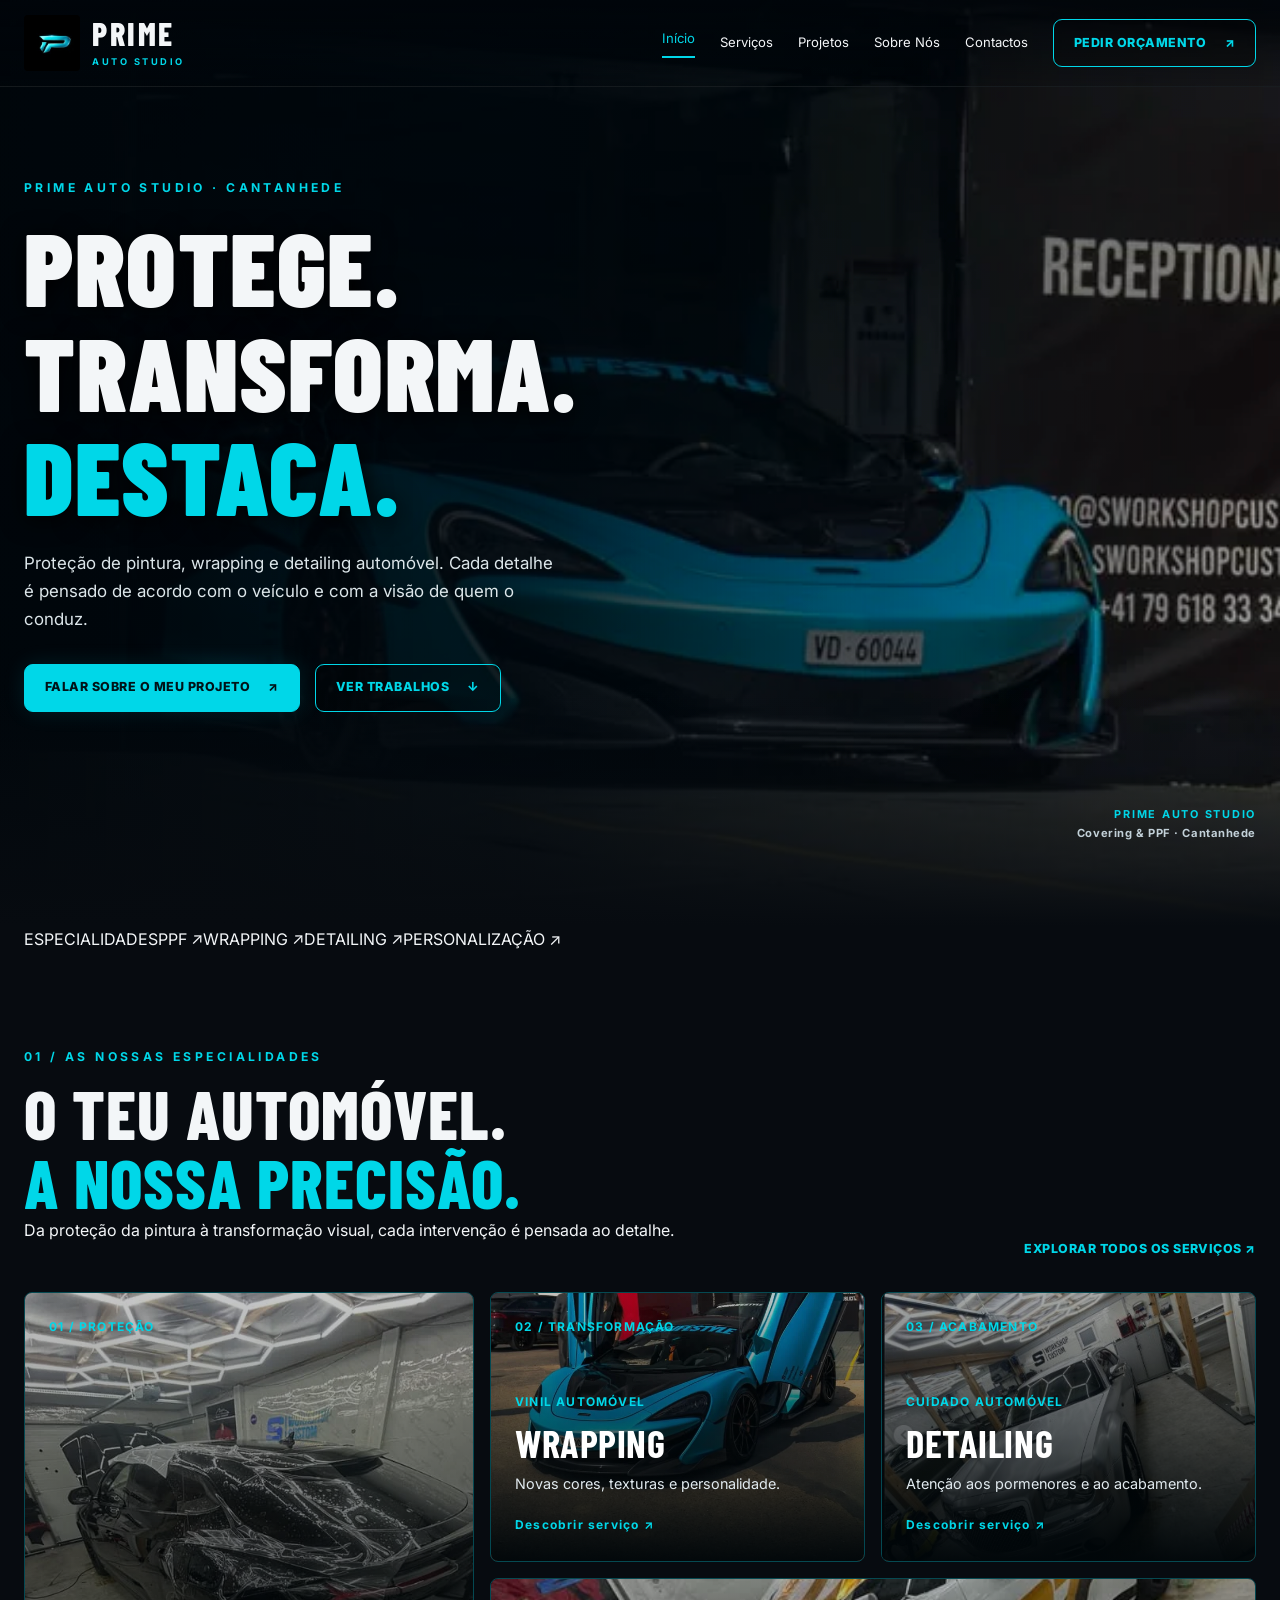
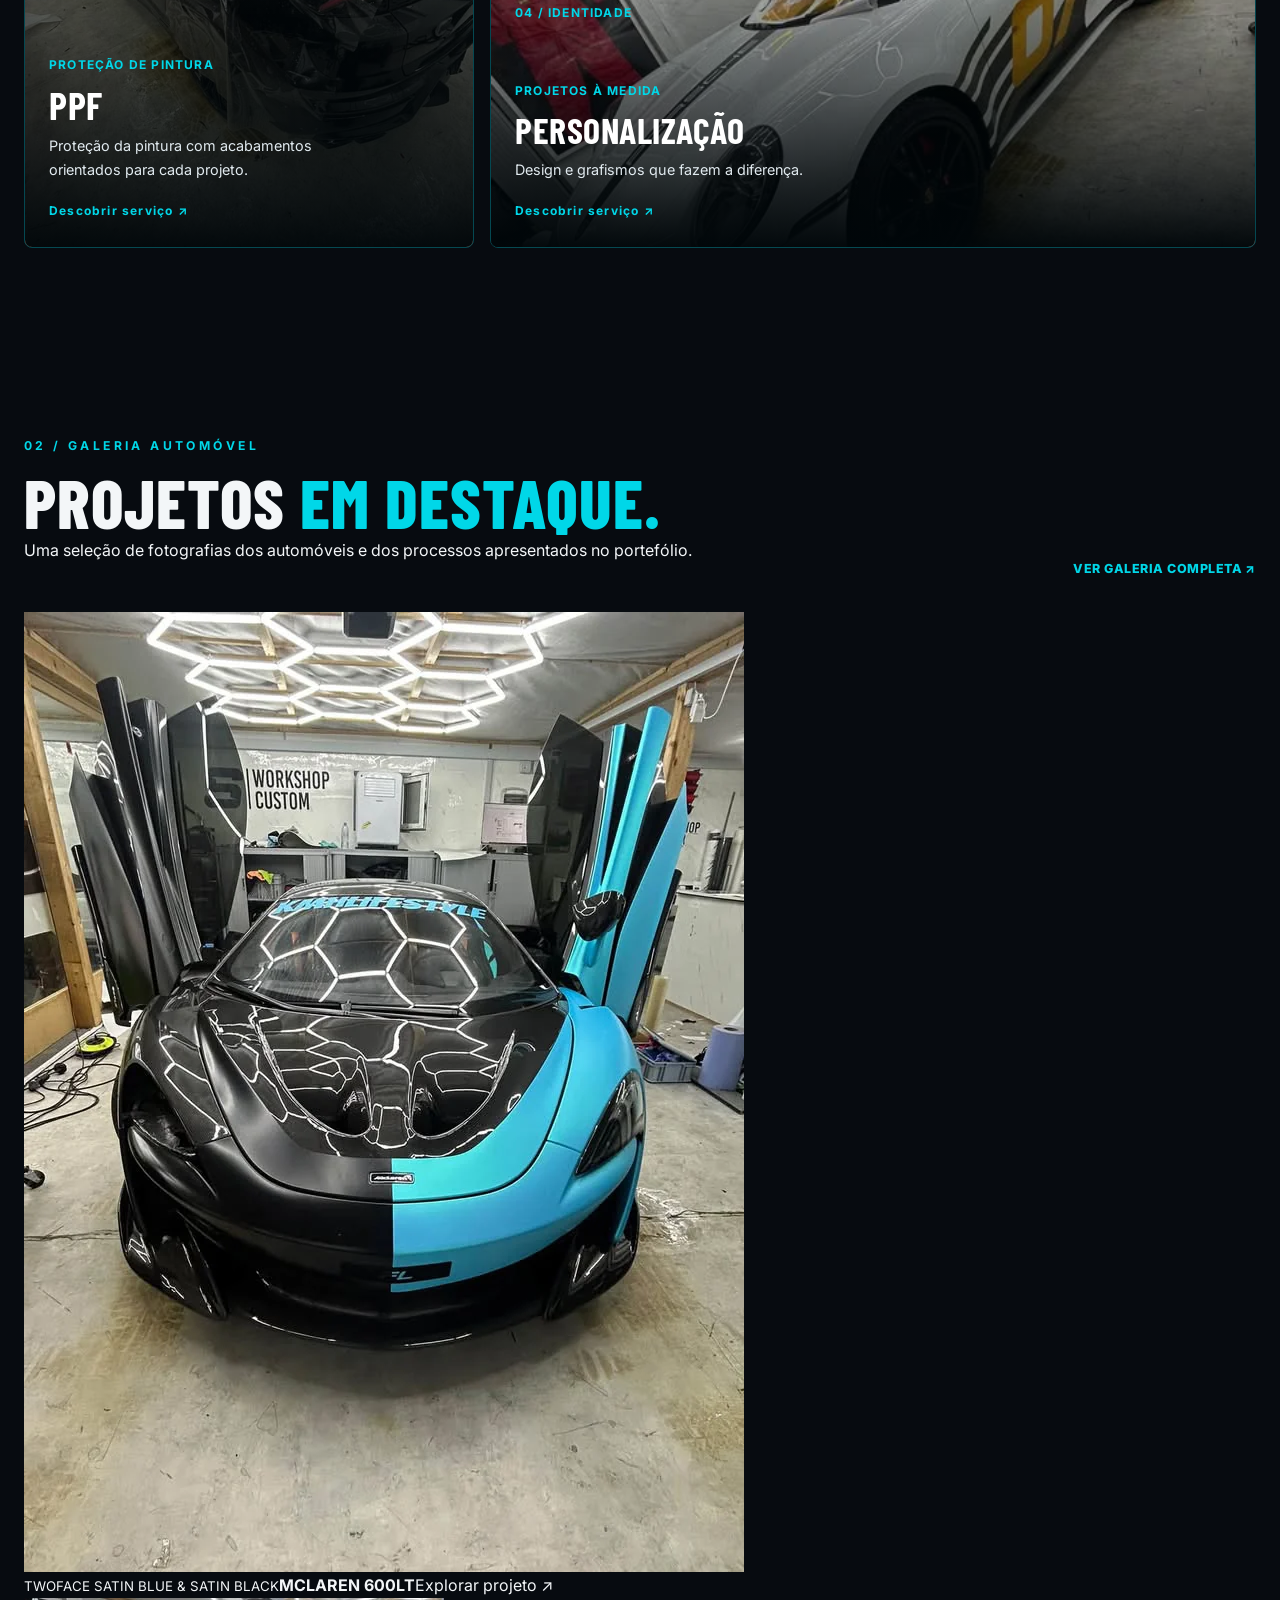
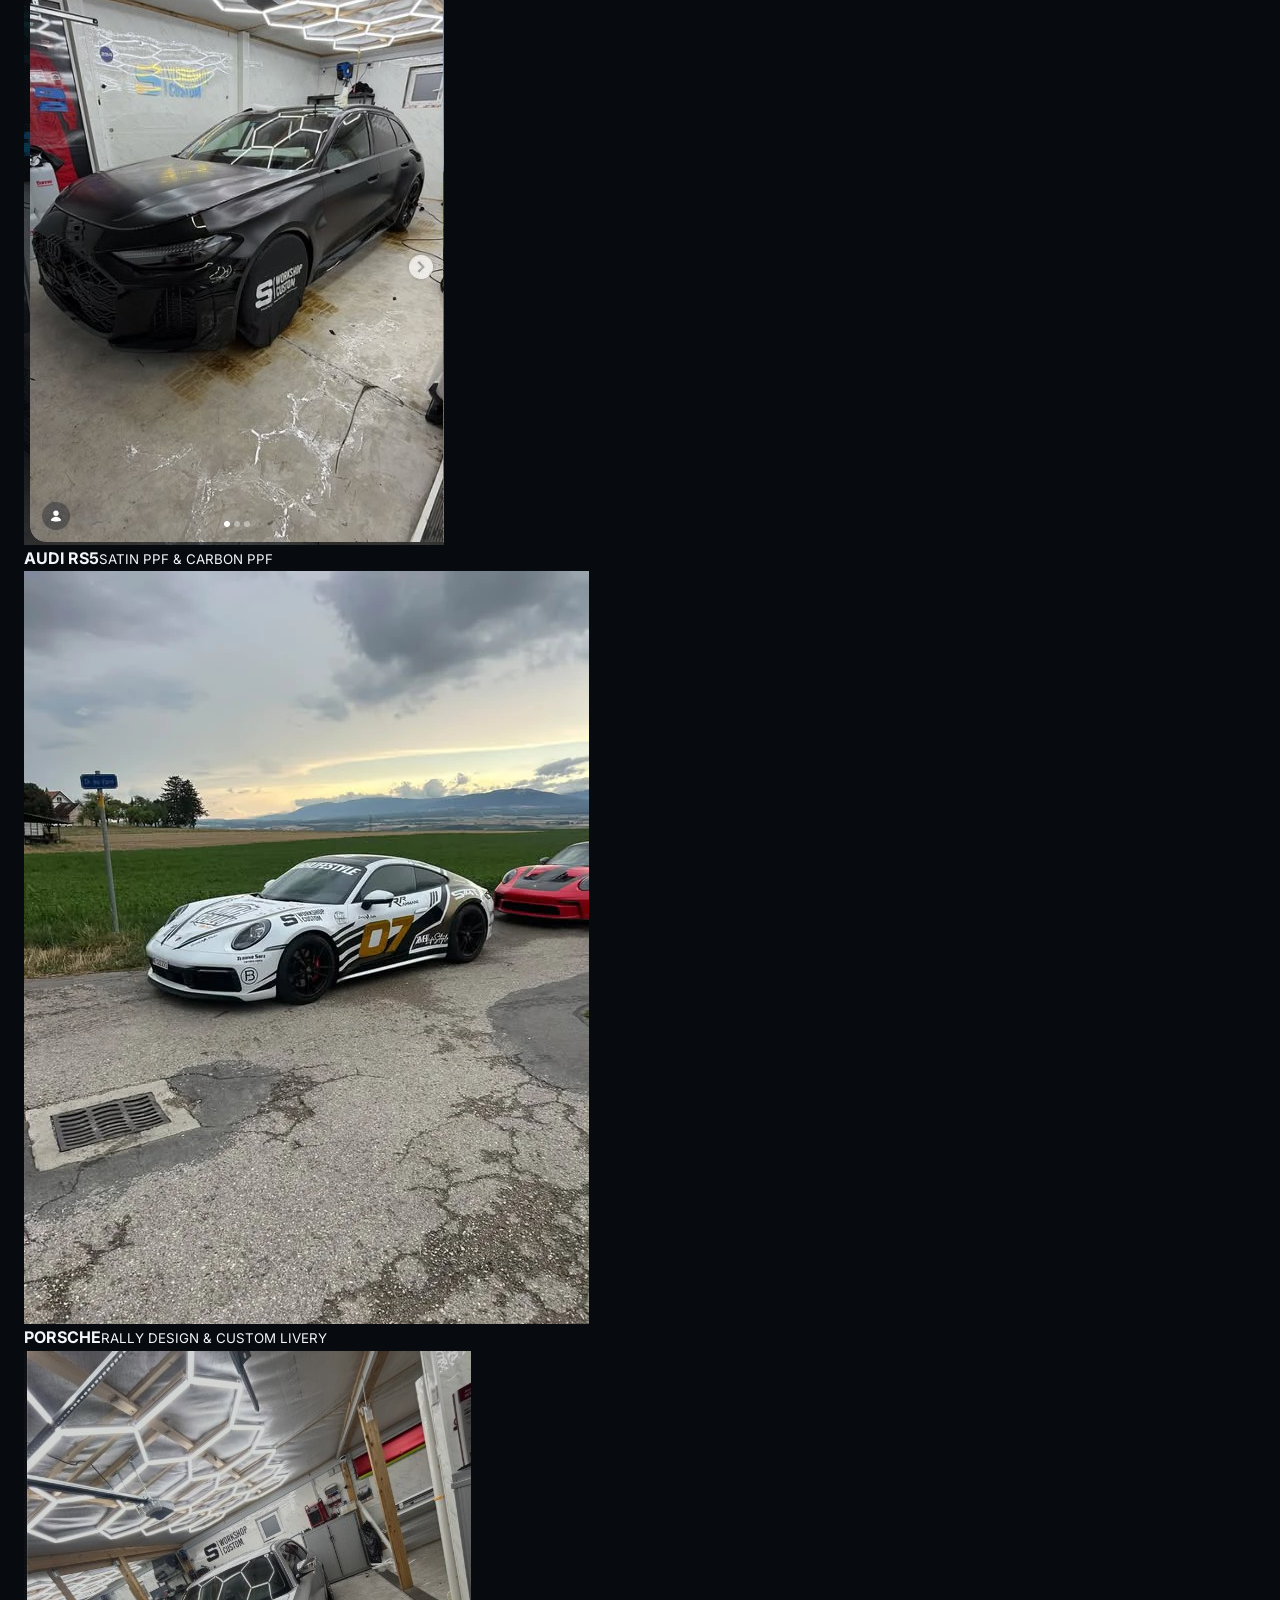
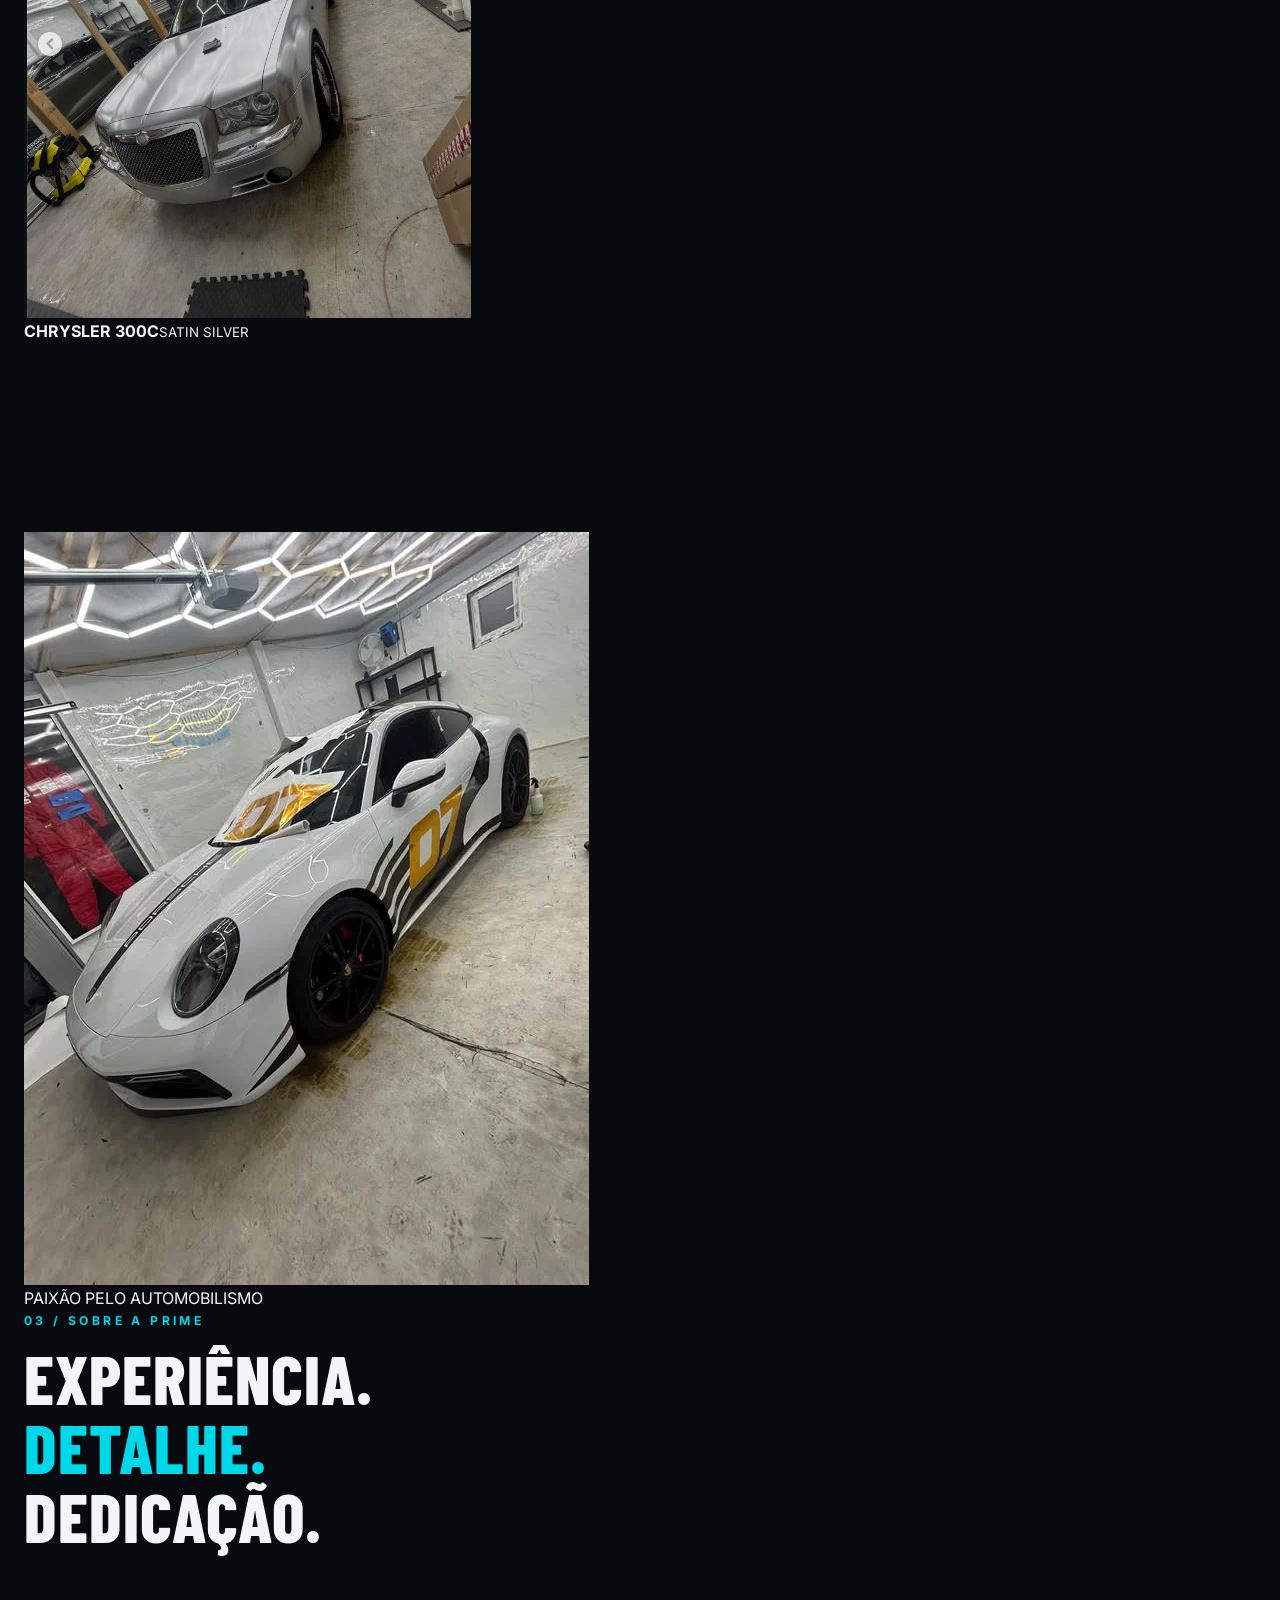
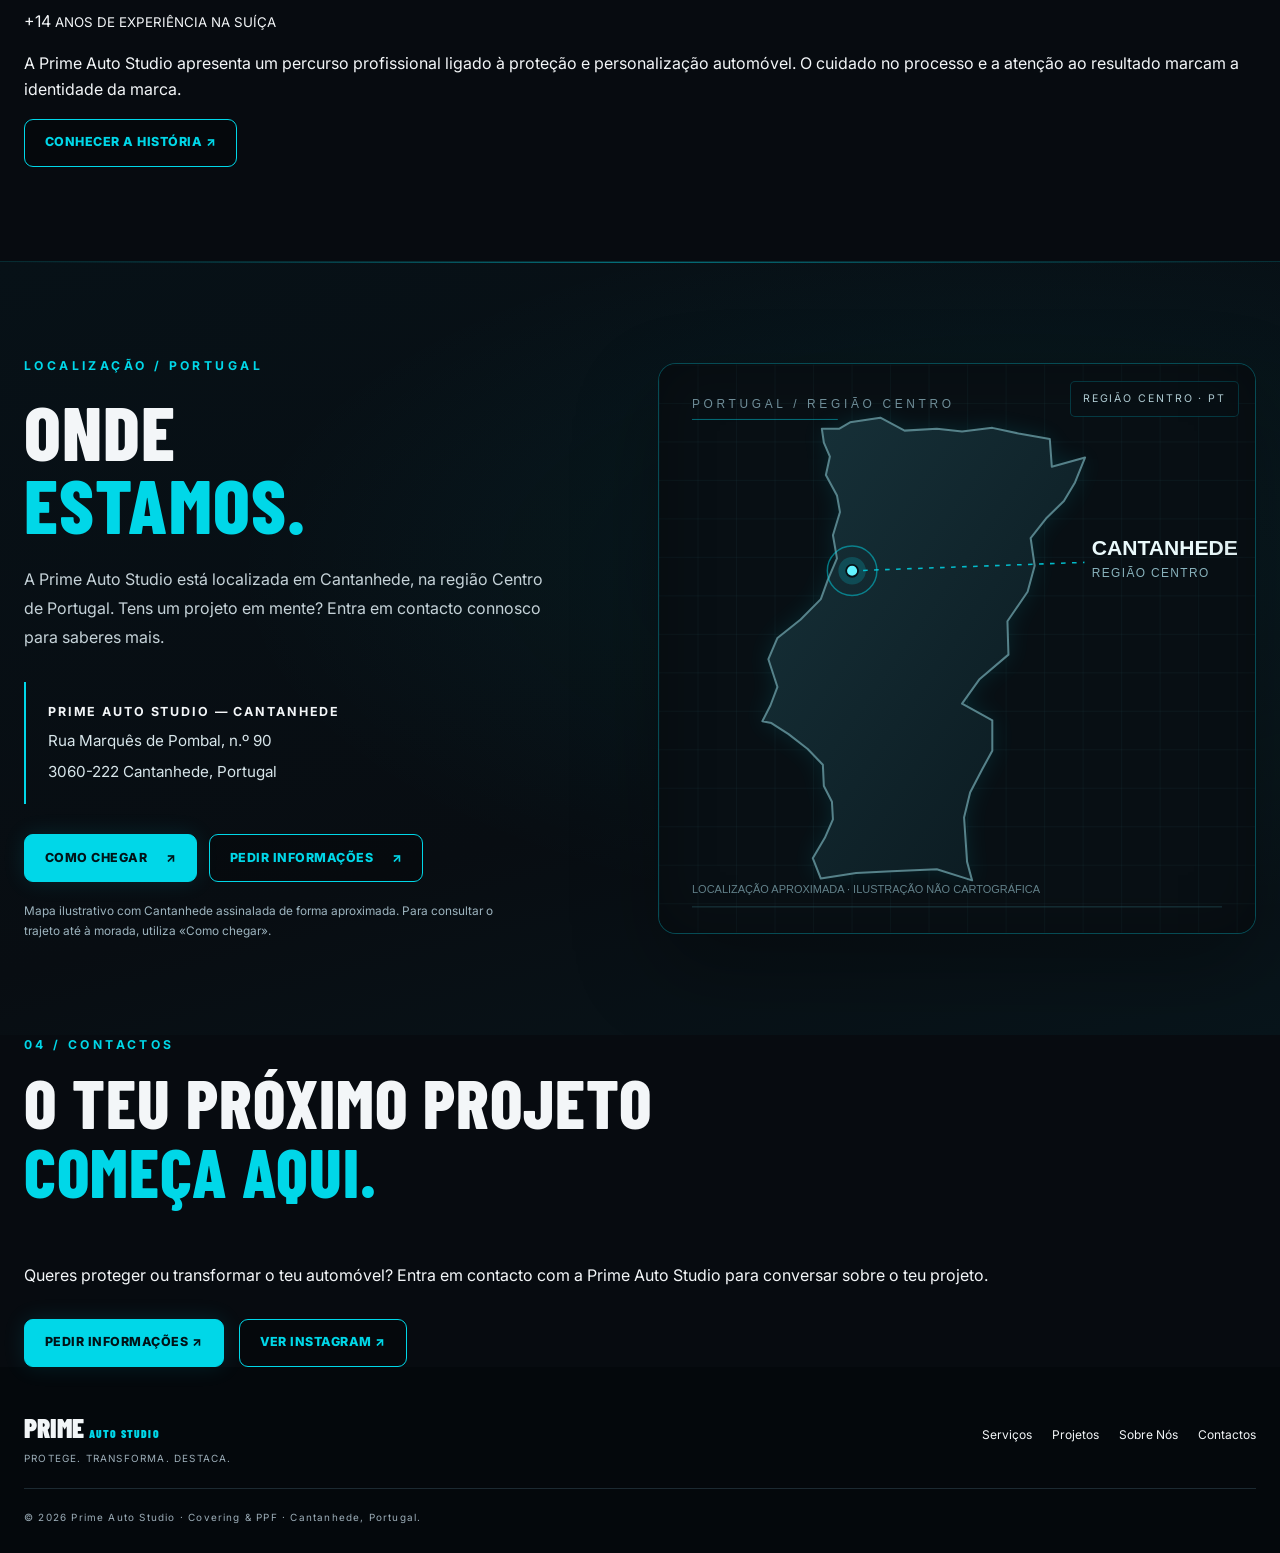
<file: index.html>
<!doctype html>
<html lang="pt-PT">

<head>
    <meta charset="UTF-8">
    <meta name="viewport" content="width=device-width, initial-scale=1">
    <meta name="theme-color" content="#080d12">
    <meta name="description"
        content="Prime Auto Studio em Cantanhede: covering, PPF, detailing e personalização automóvel. Conhece os serviços e entra em contacto pelo Instagram.">
    <title>Prime Auto Studio | Covering, PPF e Detailing em Cantanhede</title>
    <link rel="preconnect" href="https://fonts.googleapis.com">
    <link rel="preconnect" href="https://fonts.gstatic.com" crossorigin>
    <link
        href="https://fonts.googleapis.com/css2?family=Barlow+Condensed:wght@500;600;700;800;900&family=Inter:wght@400;500;600;700&display=swap"
        rel="stylesheet">
    <link rel="stylesheet" href="css/style.css"><link rel="stylesheet" href="css/localizacao.css">
    <link rel="stylesheet" href="css/home-v2.css">
    <link rel="stylesheet" href="css/responsive.css" media="(max-width: 900px)">
    <link rel="stylesheet" href="css/fotografias-reais.css">
    <!-- SEO e partilha: domínio oficial, a ativar após confirmação do DNS -->
    <link rel="canonical" href="https://primeautostudio.pt/">
    <link rel="icon" type="image/png" sizes="32x32" href="assets/favicon-32.png">
    <link rel="icon" type="image/png" sizes="192x192" href="assets/favicon-192.png">
    <link rel="apple-touch-icon" sizes="180x180" href="assets/apple-touch-icon.png">
    <meta property="og:type" content="website">
    <meta property="og:locale" content="pt_PT">
    <meta property="og:site_name" content="Prime Auto Studio">
    <meta property="og:title" content="Prime Auto Studio | Covering, PPF e Detailing em Cantanhede">
    <meta property="og:description" content="Proteção de pintura, covering e detailing automóvel em Cantanhede. Conhece os serviços e projetos da Prime Auto Studio.">
    <meta property="og:url" content="https://primeautostudio.pt/">
    <meta property="og:image" content="https://primeautostudio.pt/assets/images/carros/mclaren-frente.webp">
    <meta property="og:image:alt" content="Automóvel apresentado na galeria Prime Auto Studio">
    <meta name="twitter:card" content="summary_large_image">
    <meta name="twitter:title" content="Prime Auto Studio | Covering, PPF e Detailing em Cantanhede">
    <meta name="twitter:description" content="Proteção de pintura, covering e detailing automóvel em Cantanhede. Conhece os serviços e projetos da Prime Auto Studio.">
    <meta name="twitter:image" content="https://primeautostudio.pt/assets/images/carros/mclaren-frente.webp">
    <script type="application/ld+json">
{
  "@context": "https://schema.org",
  "@type": "Organization",
  "name": "Prime Auto Studio",
  "url": "https://primeautostudio.pt/",
  "logo": "https://primeautostudio.pt/assets/images/logo/prime-logo.png",
  "sameAs": [
    "https://www.instagram.com/prime_autostudio.pt/"
  ],
  "address": {
    "@type": "PostalAddress",
    "streetAddress": "Rua Marquês de Pombal, n.º 90",
    "postalCode": "3060-222",
    "addressLocality": "Cantanhede",
    "addressCountry": "PT"
  }
}
    </script>
</head>

<body class="home-page">
    <header class="site-header" id="topo">
        <div class="container header-inner"><a href="index.html" class="brand"
                aria-label="Prime Auto Studio — Início"><img width="150" height="150" src="assets/images/logo/prime-logo.png"
                    alt="Símbolo Prime Auto Studio"><span><strong>PRIME</strong><small>AUTO
                        STUDIO</small></span></a><button class="menu-toggle" aria-expanded="false"
                aria-controls="site-nav" aria-label="Abrir menu"><span></span><span></span><span></span></button>
            <nav id="site-nav" class="site-nav" aria-label="Navegação principal"><a href="index.html"
                    class="nav-link active" aria-current="page">Início</a><a href="servicos.html"
                    class="nav-link">Serviços</a><a href="projetos.html" class="nav-link">Projetos</a><a
                    href="sobre.html" class="nav-link">Sobre Nós</a><a href="contactos.html"
                    class="nav-link">Contactos</a><a class="btn btn-outline nav-cta" href="contactos.html">Pedir
                    orçamento <span aria-hidden="true">↗</span></a></nav>
        </div>
    </header>
    <main id="conteudo">
        <section class="hero hero-v2" aria-labelledby="hero-title">
            <div class="hero-image" aria-hidden="true"></div>
            <div class="container hero-inner">
                <div class="hero-copy">
                    <p class="eyebrow">PRIME AUTO STUDIO · CANTANHEDE</p>
                    <h1 id="hero-title">PROTEGE.<br>TRANSFORMA.<br><em>DESTACA.</em></h1>
                    <p class="lead">Proteção de pintura, wrapping e detailing automóvel. Cada detalhe é pensado de acordo com o veículo e com a visão de quem o conduz.</p>
                    <div class="button-row"><a class="btn btn-primary" href="contactos.html">Falar sobre o meu projeto
                            <span aria-hidden="true">↗</span></a><a class="btn btn-outline" href="#projetos">Ver
                            trabalhos <span aria-hidden="true">↓</span></a></div>
                </div>
                <div class="hero-tag"><span>PRIME AUTO STUDIO</span><small>Covering & PPF · Cantanhede</small></div>
            </div>
            <a href="#servicos" class="scroll-cue" aria-label="Descer para os serviços">DESCOBRIR <span
                    aria-hidden="true">↓</span></a>
        </section>
        <div class="quick-services" aria-label="Navegação rápida pelos serviços">
            <div class="container quick-services-inner"><span>ESPECIALIDADES</span><a href="servicos.html">PPF ↗</a><a
                    href="servicos.html">WRAPPING ↗</a><a href="servicos.html">DETAILING ↗</a><a
                    href="servicos.html">PERSONALIZAÇÃO ↗</a></div>
        </div>
        <section class="section v2-services" id="servicos">
            <div class="container">
                <div class="section-heading editorial-heading">
                    <div>
                        <p class="eyebrow">01 / AS NOSSAS ESPECIALIDADES</p>
                        <h2>O TEU AUTOMÓVEL.<br><span>A NOSSA PRECISÃO.</span></h2>
                        <p class="section-intro">Da proteção da pintura à transformação visual, cada intervenção é
                            pensada ao detalhe.</p>
                    </div><a href="servicos.html" class="text-link">Explorar todos os serviços ↗</a>
                </div>
                <div class="service-showcase">
                    <a href="servicos.html#ppf" class="visual-service visual-service-main"><span class="visual-service-no">01
                            / PROTEÇÃO</span>
                        <div><span class="visual-service-category">PROTEÇÃO DE PINTURA</span>
                            <h3>PPF</h3>
                            <p>Proteção da pintura com acabamentos orientados para cada projeto.</p><span
                                class="visual-service-more">Descobrir serviço <span aria-hidden="true">↗</span></span>
                        </div>
                    </a>
                    <a href="servicos.html#wrapping" class="visual-service"><span
                            class="visual-service-no">02 / TRANSFORMAÇÃO</span>
                        <div><span class="visual-service-category">VINIL AUTOMÓVEL</span>
                            <h3>WRAPPING</h3>
                            <p>Novas cores, texturas e personalidade.</p><span class="visual-service-more">Descobrir
                                serviço ↗</span>
                        </div>
                    </a>
                    <a href="servicos.html#detailing" class="visual-service"><span class="visual-service-no">03
                            / ACABAMENTO</span>
                        <div><span class="visual-service-category">CUIDADO AUTOMÓVEL</span>
                            <h3>DETAILING</h3>
                            <p>Atenção aos pormenores e ao acabamento.</p><span class="visual-service-more">Descobrir
                                serviço ↗</span>
                        </div>
                    </a>
                    <a href="servicos.html#personalizacao" class="visual-service"><span
                            class="visual-service-no">04 / IDENTIDADE</span>
                        <div><span class="visual-service-category">PROJETOS À MEDIDA</span>
                            <h3>PERSONALIZAÇÃO</h3>
                            <p>Design e grafismos que fazem a diferença.</p><span class="visual-service-more">Descobrir
                                serviço ↗</span>
                        </div>
                    </a>
                </div>
            </div>
        </section>
        <section class="section v2-projects" id="projetos">
            <div class="container">
                <div class="section-heading editorial-heading">
                    <div>
                        <p class="eyebrow">02 / GALERIA AUTOMÓVEL</p>
                        <h2>PROJETOS <span>EM DESTAQUE.</span></h2>
                        <p class="section-intro">Uma seleção de fotografias dos automóveis e dos processos apresentados no portefólio.</p>
                    </div><a href="projetos.html" class="text-link">Ver galeria completa ↗</a>
                </div>
                <div class="gallery-showcase">
                    <a class="gallery-feature" href="projetos.html"><img src="assets/images/carros/mclaren-frente.webp"
                            alt="McLaren 600LT azul e preto" loading="lazy"><span class="gallery-info"><small>TWOFACE
                                SATIN BLUE & SATIN BLACK</small><strong>MCLAREN 600LT</strong><span>Explorar projeto
                                ↗</span></span></a>
                    <div class="gallery-side"><a href="projetos.html" class="gallery-tile"><img
                                src="assets/images/carros/audi-rs5.jpg" alt="Audi RS5 com Satin PPF"
                                loading="lazy"><span><strong>AUDI RS5</strong><small>SATIN PPF & CARBON
                                    PPF</small></span></a><a href="projetos.html" class="gallery-tile"><img
                                src="assets/images/carros/porsche-exterior.webp" alt="Porsche 911 com decoração gráfica branca, preta e amarela"
                                loading="lazy"><span><strong>PORSCHE</strong><small>RALLY DESIGN & CUSTOM
                                    LIVERY</small></span></a><a href="projetos.html" class="gallery-tile"><img
                                src="assets/images/carros/chrysler-300c.jpg" alt="Chrysler 300C Satin Silver"
                                loading="lazy"><span><strong>CHRYSLER 300C</strong><small>SATIN
                                    SILVER</small></span></a></div>
                </div>
            </div>
        </section>
        <section class="section v2-story" id="sobre">
            <div class="container story-grid">
                <div class="story-photo"><img src="assets/images/carros/porsche-oficina.webp"
                        alt="Porsche 911 com grafismos automóveis, fotografado em oficina"
                        loading="lazy"><span>PAIXÃO PELO AUTOMOBILISMO</span></div>
                <div class="story-content">
                    <p class="eyebrow">03 / SOBRE A PRIME</p>
                    <h2>EXPERIÊNCIA.<br><span>DETALHE.</span><br>DEDICAÇÃO.</h2>
                    <p class="story-number">+14 <small>ANOS DE EXPERIÊNCIA NA SUÍÇA</small></p>
                    <p>A Prime Auto Studio apresenta um percurso profissional ligado à proteção e personalização
                        automóvel. O cuidado no processo e a atenção ao resultado marcam a identidade da marca.</p><a
                        href="sobre.html" class="btn btn-outline">Conhecer a história ↗</a>
                </div>
            </div>
        </section>
        <section class="section prime-location" id="onde-estamos" aria-labelledby="location-title">
            <div class="container prime-location-grid">
                <div class="prime-location-copy">
                    <p class="eyebrow">LOCALIZAÇÃO / PORTUGAL</p>
                    <h2 id="location-title">ONDE<br><span>ESTAMOS.</span></h2>
                    <p class="prime-location-intro">A Prime Auto Studio está localizada em Cantanhede, na região Centro de Portugal. Tens um projeto em mente? Entra em contacto connosco para saberes mais.</p>
                    <address class="prime-location-address">
                        <strong>PRIME AUTO STUDIO — CANTANHEDE</strong>
                        <span>Rua Marquês de Pombal, n.º 90</span>
                        <span>3060-222 Cantanhede, Portugal</span>
                    </address>
                    <div class="prime-location-actions">
                        <a class="btn btn-primary" href="https://www.google.com/maps/search/?api=1&query=Rua%20Marqu%C3%AAs%20de%20Pombal%2090%2C%20Cantanhede%2C%20Portugal" target="_blank" rel="noopener noreferrer" aria-label="Pesquisar a morada indicada da Prime Auto Studio no Google Maps (abre novo separador)">Como chegar <span aria-hidden="true">↗</span></a>
                        <a class="btn btn-outline" href="contactos.html#orcamento">Pedir informações <span aria-hidden="true">↗</span></a>
                    </div>
                    <p class="prime-location-note">Mapa ilustrativo com Cantanhede assinalada de forma aproximada. Para consultar o trajeto até à morada, utiliza «Como chegar».</p>
                </div>
                <figure class="prime-location-map">
                    <img src="assets/maps/portugal-cantanhede.svg" width="650" height="620" loading="lazy" decoding="async" alt="Mapa ilustrativo de Portugal continental com Cantanhede assinalada na região Centro; marcador aproximado, não correspondente à porta do estabelecimento.">
                    <figcaption>REGIÃO CENTRO · PT</figcaption>
                </figure>
            </div>
        </section>
        <section class="v2-final-cta">
            <div class="container">
                <p class="eyebrow">04 / CONTACTOS</p>
                <h2>O TEU PRÓXIMO PROJETO<br><span>COMEÇA AQUI.</span></h2>
                <p>Queres proteger ou transformar o teu automóvel? Entra em contacto com a Prime Auto Studio para
                    conversar sobre o teu projeto.</p>
                <div class="button-row"><a class="btn btn-primary" href="contactos.html">Pedir informações ↗</a><a
                        class="btn btn-outline" href="https://www.instagram.com/prime_autostudio.pt/" target="_blank"
                        rel="noopener noreferrer">Ver Instagram ↗</a></div>
            </div>
        </section>
    </main>
    <footer class="site-footer">
        <div class="container footer-inner">
            <div><a href="index.html" class="footer-logo">PRIME <span>AUTO STUDIO</span></a>
                <p>PROTEGE. TRANSFORMA. DESTACA.</p>
            </div>
            <div class="footer-links"><a href="servicos.html">Serviços</a><a href="projetos.html">Projetos</a><a
                    href="sobre.html">Sobre Nós</a><a href="contactos.html">Contactos</a></div>
            <p class="footer-note">© <span id="year"></span> Prime Auto Studio · Covering & PPF · Cantanhede, Portugal.
            </p>
        </div>
    </footer>
    <script src="js/main.js" defer></script>
</body>

</html>
</file>
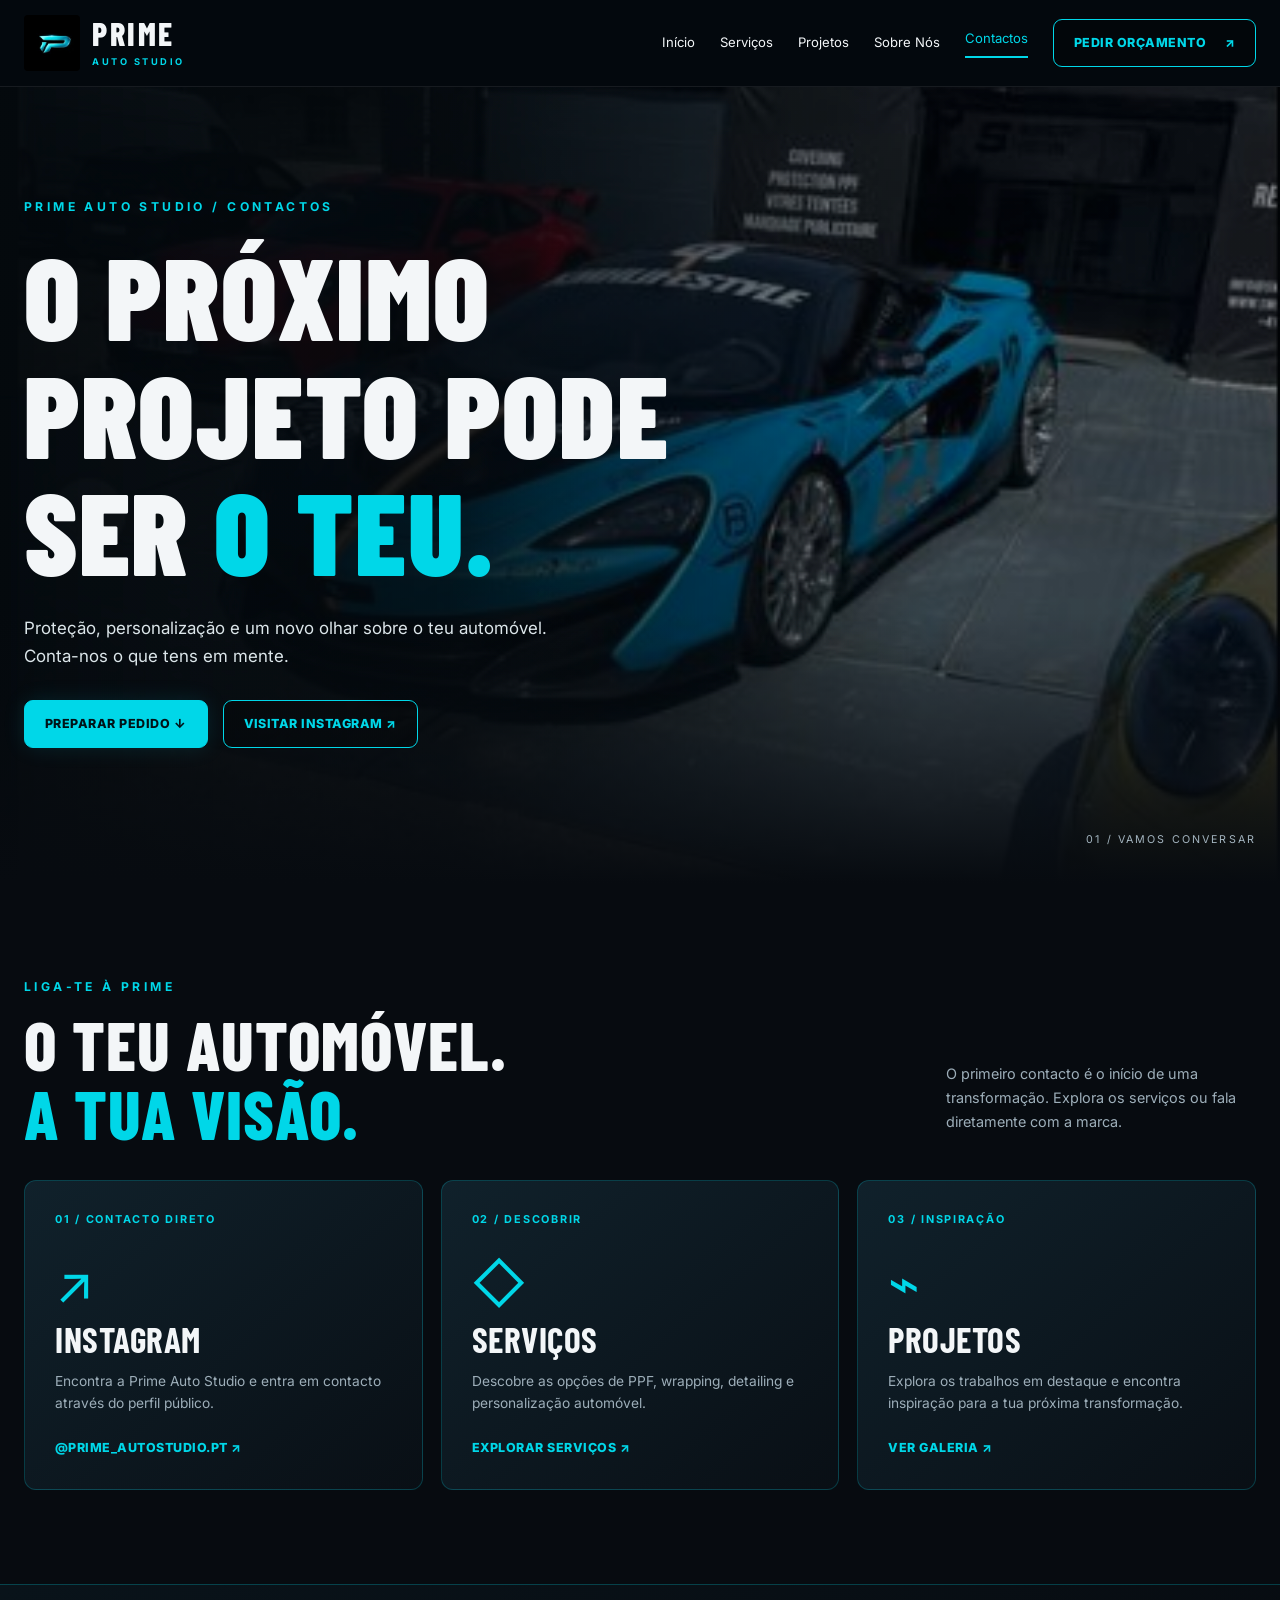
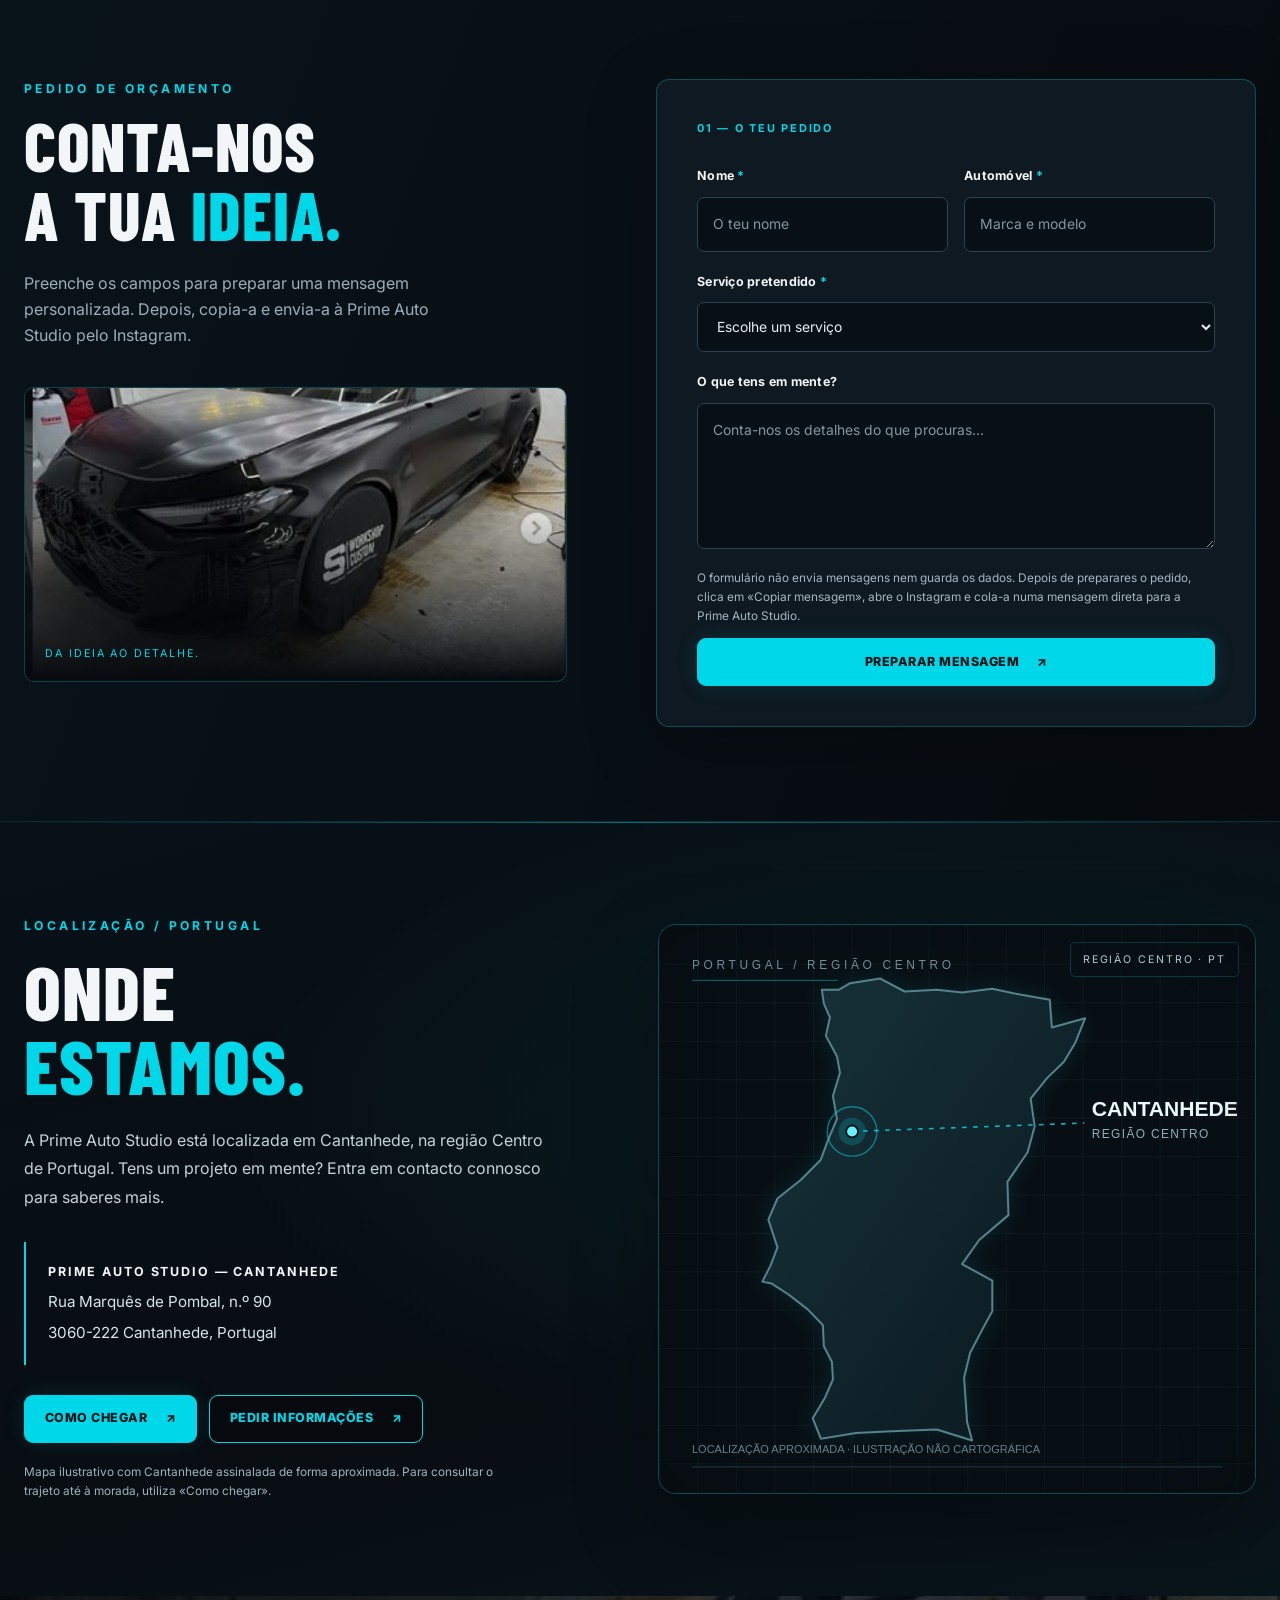
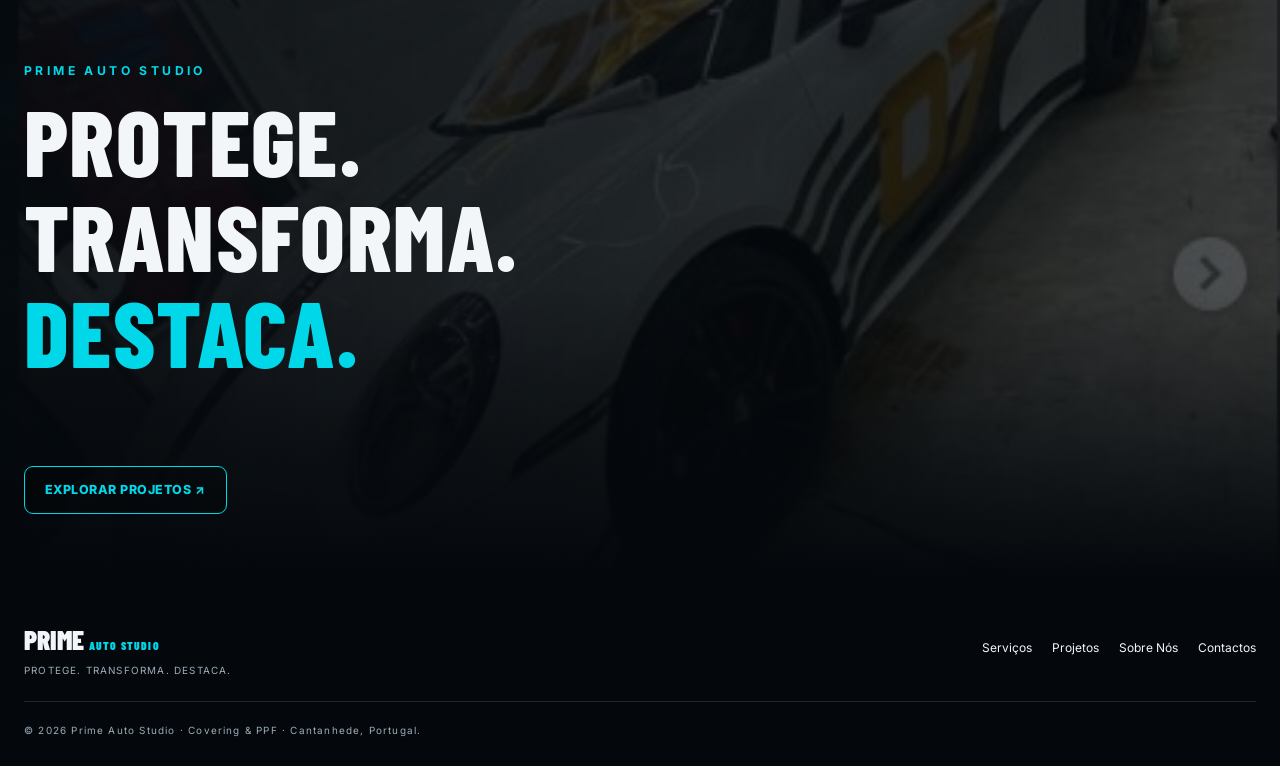
<file: contactos.html>
<!doctype html>
<html lang="pt-PT"><head>
<meta charset="UTF-8"><meta name="viewport" content="width=device-width, initial-scale=1"><meta name="theme-color" content="#080d12">
<meta name="description" content="Contacta a Prime Auto Studio sobre PPF, wrapping, detailing e personalização automóvel.">
<title>Contactos e Localização em Cantanhede | Prime Auto Studio</title>
<link rel="preconnect" href="https://fonts.googleapis.com"><link rel="preconnect" href="https://fonts.gstatic.com" crossorigin>
<link href="https://fonts.googleapis.com/css2?family=Barlow+Condensed:wght@500;600;700;800;900&family=Inter:wght@400;500;600;700&display=swap" rel="stylesheet">
<link rel="stylesheet" href="css/style.css"><link rel="stylesheet" href="css/localizacao.css"><link rel="stylesheet" href="css/responsive.css" media="(max-width: 900px)"><link rel="stylesheet" href="css/contactos-v2.css">
    <!-- SEO e partilha: domínio oficial, a ativar após confirmação do DNS -->
    <link rel="canonical" href="https://primeautostudio.pt/contactos.html">
    <link rel="icon" type="image/png" sizes="32x32" href="assets/favicon-32.png">
    <link rel="icon" type="image/png" sizes="192x192" href="assets/favicon-192.png">
    <link rel="apple-touch-icon" sizes="180x180" href="assets/apple-touch-icon.png">
    <meta property="og:type" content="website">
    <meta property="og:locale" content="pt_PT">
    <meta property="og:site_name" content="Prime Auto Studio">
    <meta property="og:title" content="Contactos e Localização em Cantanhede | Prime Auto Studio">
    <meta property="og:description" content="Contacta a Prime Auto Studio pelo Instagram e encontra a localização em Cantanhede. Fala connosco sobre o teu projeto automóvel.">
    <meta property="og:url" content="https://primeautostudio.pt/contactos.html">
    <meta property="og:image" content="https://primeautostudio.pt/assets/images/carros/mclaren-frente.webp">
    <meta property="og:image:alt" content="Automóvel apresentado na galeria Prime Auto Studio">
    <meta name="twitter:card" content="summary_large_image">
    <meta name="twitter:title" content="Contactos e Localização em Cantanhede | Prime Auto Studio">
    <meta name="twitter:description" content="Contacta a Prime Auto Studio pelo Instagram e encontra a localização em Cantanhede. Fala connosco sobre o teu projeto automóvel.">
    <meta name="twitter:image" content="https://primeautostudio.pt/assets/images/carros/mclaren-frente.webp">
</head><body class="contacts-page">
<header class="site-header" id="topo"><div class="container header-inner"><a href="index.html" class="brand" aria-label="Prime Auto Studio — Início"><img width="150" height="150" src="assets/images/logo/prime-logo.png" alt="Símbolo Prime Auto Studio"><span><strong>PRIME</strong><small>AUTO STUDIO</small></span></a><button class="menu-toggle" aria-expanded="false" aria-controls="site-nav" aria-label="Abrir menu"><span></span><span></span><span></span></button><nav id="site-nav" class="site-nav" aria-label="Navegação principal"><a href="index.html" class="nav-link">Início</a><a href="servicos.html" class="nav-link">Serviços</a><a href="projetos.html" class="nav-link">Projetos</a><a href="sobre.html" class="nav-link">Sobre Nós</a><a href="contactos.html" class="nav-link active" aria-current="page">Contactos</a><a class="btn btn-outline nav-cta" href="#orcamento">Pedir orçamento <span aria-hidden="true">↗</span></a></nav></div></header>
<main id="conteudo">
<section class="contact-hero" aria-labelledby="contact-title"><div class="contact-hero-image" aria-hidden="true"></div><div class="container contact-hero-inner"><p class="eyebrow">PRIME AUTO STUDIO / CONTACTOS</p><h1 id="contact-title">O PRÓXIMO<br>PROJETO PODE<br>SER <em>O TEU.</em></h1><p class="lead">Proteção, personalização e um novo olhar sobre o teu automóvel. Conta-nos o que tens em mente.</p><div class="button-row"><a class="btn btn-primary" href="#orcamento">Preparar pedido ↓</a><a class="btn btn-outline" href="https://www.instagram.com/prime_autostudio.pt/" target="_blank" rel="noopener noreferrer">Visitar Instagram ↗</a></div></div><span class="contact-hero-index">01 / VAMOS CONVERSAR</span></section>
<section class="contact-options section" aria-labelledby="options-title"><div class="container"><div class="section-heading"><div><p class="eyebrow">LIGA-TE À PRIME</p><h2 id="options-title">O TEU AUTOMÓVEL.<br><span>A TUA VISÃO.</span></h2></div><p class="options-side">O primeiro contacto é o início de uma transformação. Explora os serviços ou fala diretamente com a marca.</p></div><div class="contact-cards"><article class="contact-card"><span class="contact-card-number">01 / CONTACTO DIRETO</span><span class="contact-card-glyph" aria-hidden="true">↗</span><h3>INSTAGRAM</h3><p>Encontra a Prime Auto Studio e entra em contacto através do perfil público.</p><a href="https://www.instagram.com/prime_autostudio.pt/" target="_blank" rel="noopener noreferrer" class="text-link">@prime_autostudio.pt ↗</a></article><article class="contact-card"><span class="contact-card-number">02 / DESCOBRIR</span><span class="contact-card-glyph" aria-hidden="true">◇</span><h3>SERVIÇOS</h3><p>Descobre as opções de PPF, wrapping, detailing e personalização automóvel.</p><a href="servicos.html" class="text-link">Explorar serviços ↗</a></article><article class="contact-card"><span class="contact-card-number">03 / INSPIRAÇÃO</span><span class="contact-card-glyph" aria-hidden="true">⌁</span><h3>PROJETOS</h3><p>Explora os trabalhos em destaque e encontra inspiração para a tua próxima transformação.</p><a href="projetos.html" class="text-link">Ver galeria ↗</a></article></div></div></section>
<section class="quote-section section" id="orcamento" aria-labelledby="quote-title"><div class="container quote-layout"><div class="quote-intro"><p class="eyebrow">PEDIDO DE ORÇAMENTO</p><h2 id="quote-title">CONTA-NOS<br>A TUA <span>IDEIA.</span></h2><p>Preenche os campos para preparar uma mensagem personalizada. Depois, copia-a e envia-a à Prime Auto Studio pelo Instagram.</p><div class="quote-visual"><img width="420" height="547" src="assets/images/carros/audi-rs5.jpg" alt="Audi RS5 com acabamento personalizado" loading="lazy"><div class="quote-visual-tag">DA IDEIA AO DETALHE.</div></div></div><div class="quote-form-panel"><p class="form-kicker">01 — O TEU PEDIDO</p><form id="quote-form"><div class="form-grid"><div class="field"><label for="cliente">Nome <span aria-hidden="true">*</span></label><input id="cliente" name="cliente" type="text" autocomplete="name" maxlength="80" placeholder="O teu nome" required></div><div class="field"><label for="automovel">Automóvel <span aria-hidden="true">*</span></label><input id="automovel" name="automovel" type="text" maxlength="100" placeholder="Marca e modelo" required></div></div><div class="field"><label for="servico">Serviço pretendido <span aria-hidden="true">*</span></label><select id="servico" name="servico" required><option value="" disabled selected>Escolhe um serviço</option><option>PPF — Proteção de pintura</option><option>Wrapping — Mudança de cor</option><option>Detailing</option><option>Personalização / Livery</option><option>Ainda não sei / Quero aconselhamento</option></select></div><div class="field"><label for="mensagem">O que tens em mente?</label><textarea id="mensagem" name="mensagem" rows="5" maxlength="1200" placeholder="Conta-nos os detalhes do que procuras..."></textarea></div><p class="form-explainer">O formulário não envia mensagens nem guarda os dados. Depois de preparares o pedido, clica em «Copiar mensagem», abre o Instagram e cola-a numa mensagem direta para a Prime Auto Studio.</p><button class="btn btn-primary quote-submit" type="submit">Preparar mensagem <span aria-hidden="true">↗</span></button><div class="quote-result" id="quote-result" hidden><p class="quote-result-title">Mensagem pronta para enviar</p><p class="form-explainer">Copia o texto abaixo e cola-o numa mensagem direta para a Prime Auto Studio no Instagram. O envio não é automático.</p><textarea id="quote-output" readonly rows="7" aria-label="Mensagem preparada"></textarea><div class="quote-actions"><button class="btn btn-primary" type="button" id="copy-quote">Copiar mensagem</button><a class="btn btn-outline" href="https://www.instagram.com/prime_autostudio.pt/" target="_blank" rel="noopener noreferrer">Abrir Instagram ↗</a></div><p id="copy-status" class="copy-status" role="status" aria-live="polite"></p></div></form></div></div></section>
        <section class="section prime-location" id="onde-estamos" aria-labelledby="location-title">
            <div class="container prime-location-grid">
                <div class="prime-location-copy">
                    <p class="eyebrow">LOCALIZAÇÃO / PORTUGAL</p>
                    <h2 id="location-title">ONDE<br><span>ESTAMOS.</span></h2>
                    <p class="prime-location-intro">A Prime Auto Studio está localizada em Cantanhede, na região Centro de Portugal. Tens um projeto em mente? Entra em contacto connosco para saberes mais.</p>
                    <address class="prime-location-address">
                        <strong>PRIME AUTO STUDIO — CANTANHEDE</strong>
                        <span>Rua Marquês de Pombal, n.º 90</span>
                        <span>3060-222 Cantanhede, Portugal</span>
                    </address>
                    <div class="prime-location-actions">
                        <a class="btn btn-primary" href="https://www.google.com/maps/search/?api=1&query=Rua%20Marqu%C3%AAs%20de%20Pombal%2090%2C%20Cantanhede%2C%20Portugal" target="_blank" rel="noopener noreferrer" aria-label="Pesquisar a morada indicada da Prime Auto Studio no Google Maps (abre novo separador)">Como chegar <span aria-hidden="true">↗</span></a>
                        <a class="btn btn-outline" href="contactos.html#orcamento">Pedir informações <span aria-hidden="true">↗</span></a>
                    </div>
                    <p class="prime-location-note">Mapa ilustrativo com Cantanhede assinalada de forma aproximada. Para consultar o trajeto até à morada, utiliza «Como chegar».</p>
                </div>
                <figure class="prime-location-map">
                    <img src="assets/maps/portugal-cantanhede.svg" width="650" height="620" loading="lazy" decoding="async" alt="Mapa ilustrativo de Portugal continental com Cantanhede assinalada na região Centro; marcador aproximado, não correspondente à porta do estabelecimento.">
                    <figcaption>REGIÃO CENTRO · PT</figcaption>
                </figure>
            </div>
        </section>
<section class="contact-end" aria-labelledby="end-title"><div class="contact-end-photo" aria-hidden="true"></div><div class="container contact-end-content"><p class="eyebrow">PRIME AUTO STUDIO</p><h2 id="end-title">PROTEGE.<br>TRANSFORMA.<br><span>DESTACA.</span></h2><a href="projetos.html" class="btn btn-outline">Explorar projetos ↗</a></div></section>
</main><footer class="site-footer"><div class="container footer-inner"><div><a href="index.html" class="footer-logo">PRIME <span>AUTO STUDIO</span></a><p>PROTEGE. TRANSFORMA. DESTACA.</p></div><div class="footer-links"><a href="servicos.html">Serviços</a><a href="projetos.html">Projetos</a><a href="sobre.html">Sobre Nós</a><a href="contactos.html">Contactos</a></div><p class="footer-note">© <span id="year"></span> Prime Auto Studio · Covering & PPF · Cantanhede, Portugal.</p></div></footer><script src="js/main.js" defer></script><script src="js/contactos.js" defer></script></body></html>
</file>
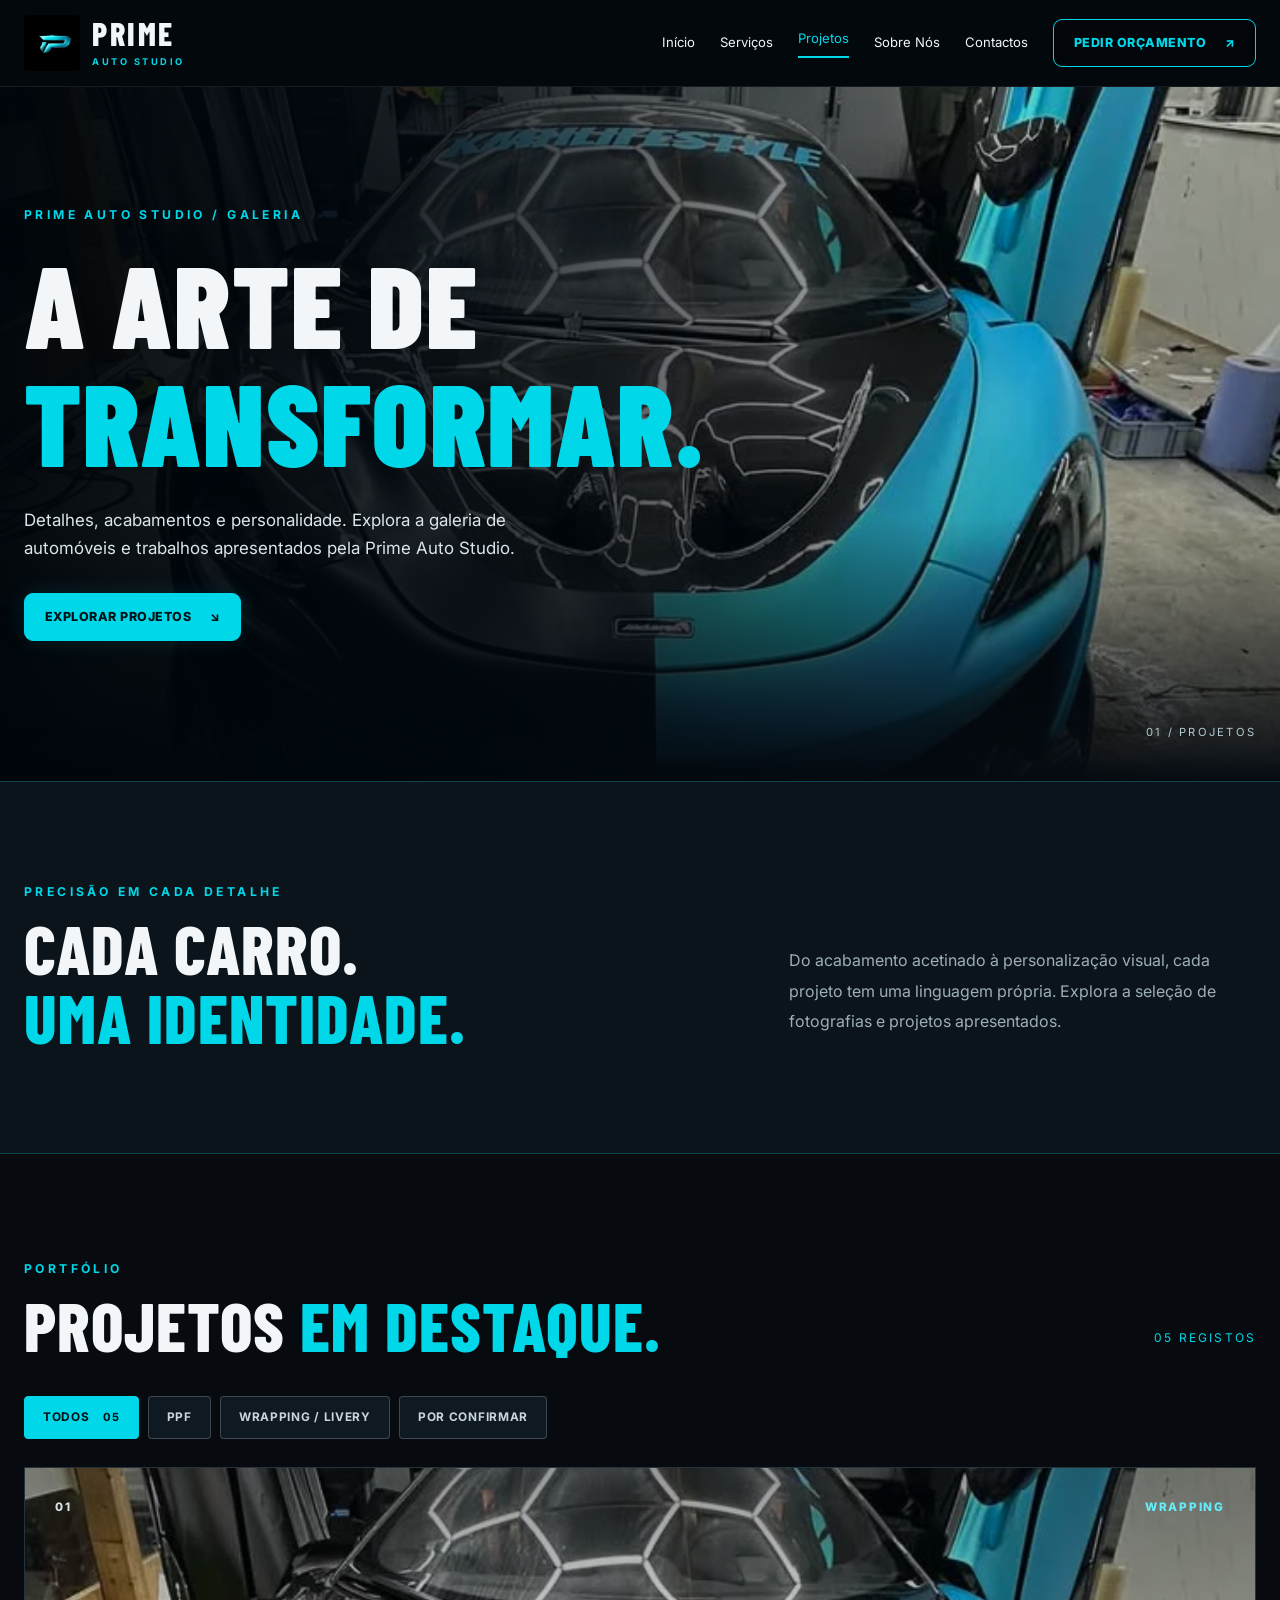
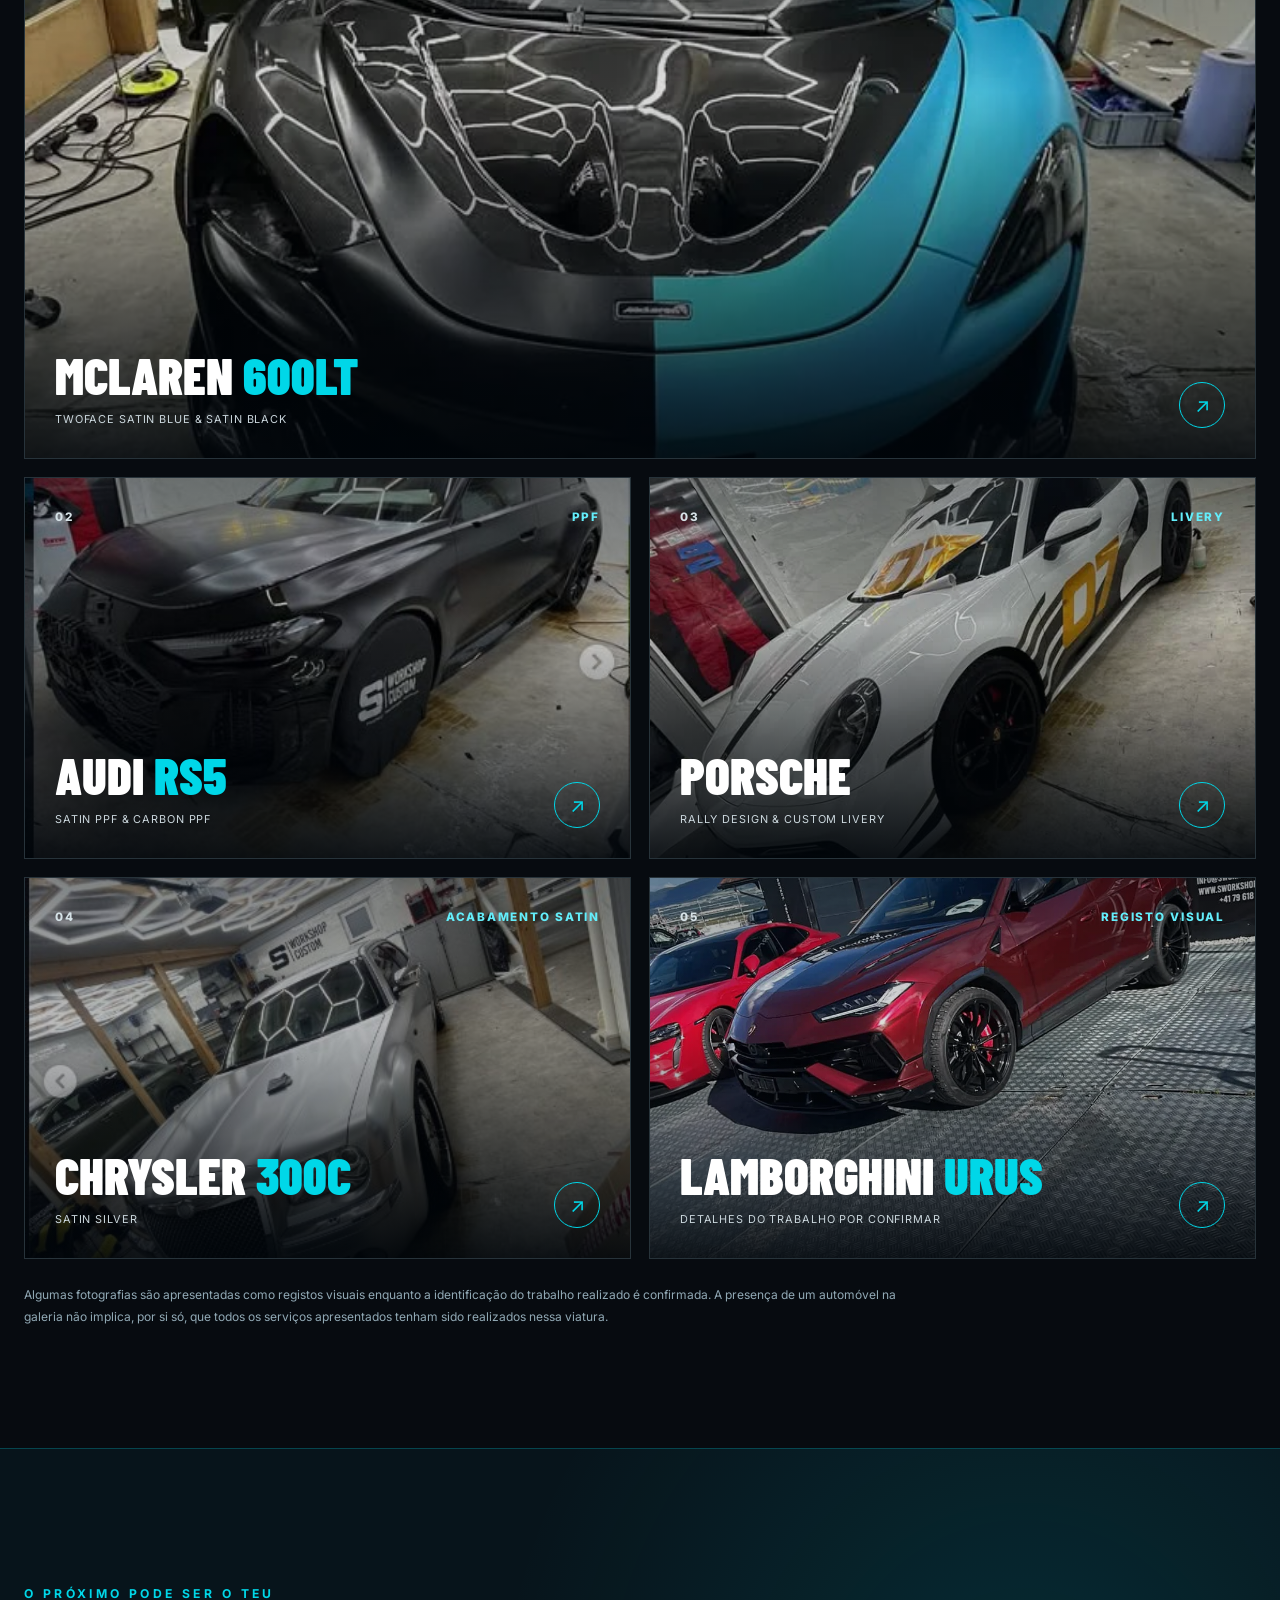
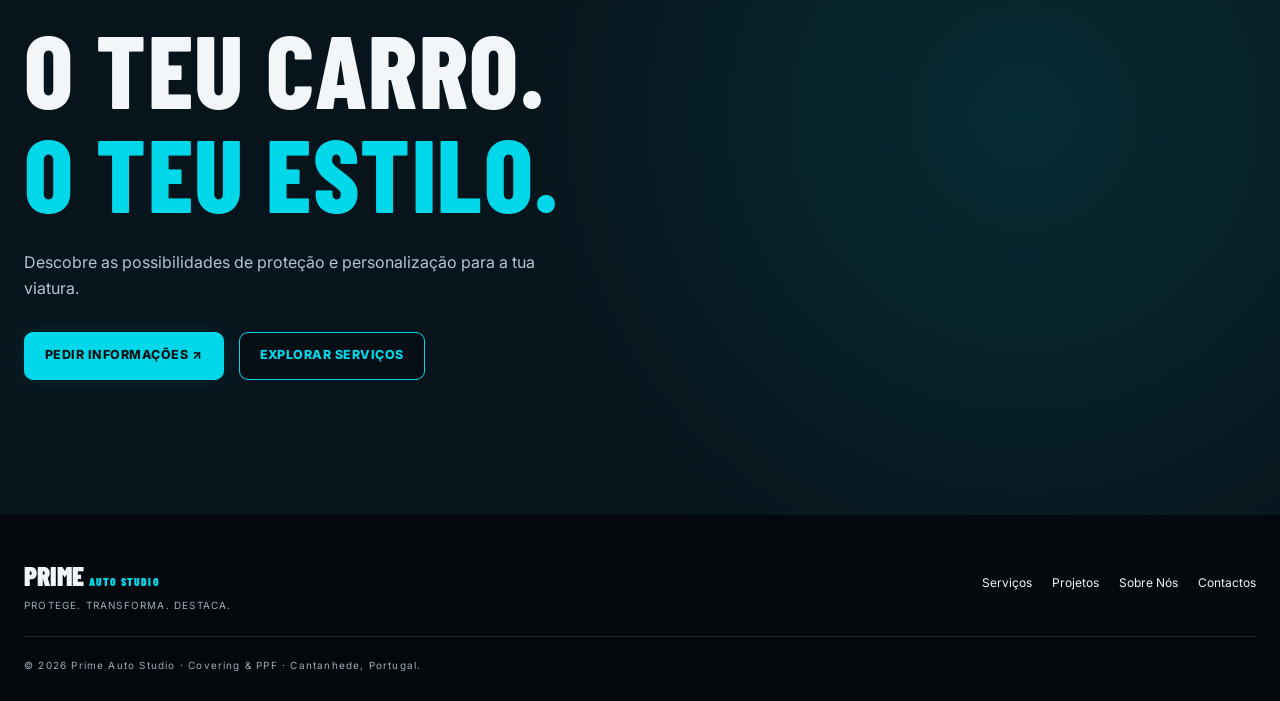
<file: projetos.html>
<!doctype html>
<html lang="pt-PT">
<head>
  <meta charset="UTF-8"><meta name="viewport" content="width=device-width, initial-scale=1">
  <meta name="theme-color" content="#080d12">
  <meta name="description" content="Galeria de fotografias de automóveis e projetos apresentados pela Prime Auto Studio, em Cantanhede.">
  <title>Projetos e Galeria Automóvel | Prime Auto Studio</title>
  <link rel="preconnect" href="https://fonts.googleapis.com"><link rel="preconnect" href="https://fonts.gstatic.com" crossorigin>
  <link href="https://fonts.googleapis.com/css2?family=Barlow+Condensed:wght@500;600;700;800;900&family=Inter:wght@400;500;600;700&display=swap" rel="stylesheet">
  <link rel="stylesheet" href="css/style.css"><link rel="stylesheet" href="css/responsive.css" media="(max-width: 900px)"><link rel="stylesheet" href="css/projetos-v2.css">
  <script src="js/main.js" defer></script><script src="js/projetos.js" defer></script>
    <!-- SEO e partilha: domínio oficial, a ativar após confirmação do DNS -->
    <link rel="canonical" href="https://primeautostudio.pt/projetos.html">
    <link rel="icon" type="image/png" sizes="32x32" href="assets/favicon-32.png">
    <link rel="icon" type="image/png" sizes="192x192" href="assets/favicon-192.png">
    <link rel="apple-touch-icon" sizes="180x180" href="assets/apple-touch-icon.png">
    <meta property="og:type" content="website">
    <meta property="og:locale" content="pt_PT">
    <meta property="og:site_name" content="Prime Auto Studio">
    <meta property="og:title" content="Projetos e Galeria Automóvel | Prime Auto Studio">
    <meta property="og:description" content="Explora a galeria de automóveis e fotografias de projetos apresentados pela Prime Auto Studio em Cantanhede.">
    <meta property="og:url" content="https://primeautostudio.pt/projetos.html">
    <meta property="og:image" content="https://primeautostudio.pt/assets/images/carros/mclaren-frente.webp">
    <meta property="og:image:alt" content="Automóvel apresentado na galeria Prime Auto Studio">
    <meta name="twitter:card" content="summary_large_image">
    <meta name="twitter:title" content="Projetos e Galeria Automóvel | Prime Auto Studio">
    <meta name="twitter:description" content="Explora a galeria de automóveis e fotografias de projetos apresentados pela Prime Auto Studio em Cantanhede.">
    <meta name="twitter:image" content="https://primeautostudio.pt/assets/images/carros/mclaren-frente.webp">
</head>
<body class="projects-page">
  <header class="site-header" id="topo"><div class="container header-inner">
    <a href="index.html" class="brand" aria-label="Prime Auto Studio — Início"><img width="150" height="150" src="assets/images/logo/prime-logo.png" alt="Símbolo Prime Auto Studio"><span><strong>PRIME</strong><small>AUTO STUDIO</small></span></a>
    <button class="menu-toggle" aria-expanded="false" aria-controls="site-nav" aria-label="Abrir menu"><span></span><span></span><span></span></button>
    <nav id="site-nav" class="site-nav" aria-label="Navegação principal"><a href="index.html" class="nav-link">Início</a><a href="servicos.html" class="nav-link">Serviços</a><a href="projetos.html" class="nav-link active" aria-current="page">Projetos</a><a href="sobre.html" class="nav-link">Sobre Nós</a><a href="contactos.html" class="nav-link">Contactos</a><a class="btn btn-outline nav-cta" href="contactos.html">Pedir orçamento <span aria-hidden="true">↗</span></a></nav>
  </div></header>
  <main id="conteudo">
    <section class="projects-hero" aria-labelledby="projects-title">
      <div class="projects-hero-photo" aria-hidden="true"></div>
      <div class="container projects-hero-content"><p class="eyebrow">PRIME AUTO STUDIO / GALERIA</p><h1 id="projects-title">A ARTE DE<br><em>TRANSFORMAR.</em></h1><p class="lead">Detalhes, acabamentos e personalidade. Explora a galeria de automóveis e trabalhos apresentados pela Prime Auto Studio.</p><a href="#galeria" class="btn btn-primary">Explorar projetos <span aria-hidden="true">↘</span></a><span class="hero-index">01 / PROJETOS</span></div>
    </section>
    <section class="projects-intro"><div class="container projects-intro-grid"><div><p class="eyebrow">PRECISÃO EM CADA DETALHE</p><h2>CADA CARRO.<br><span>UMA IDENTIDADE.</span></h2></div><p>Do acabamento acetinado à personalização visual, cada projeto tem uma linguagem própria. Explora a seleção de fotografias e projetos apresentados.</p></div></section>
    <section class="projects-gallery" id="galeria" aria-labelledby="gallery-title"><div class="container">
      <div class="gallery-heading"><div><p class="eyebrow">PORTFÓLIO</p><h2 id="gallery-title">PROJETOS <span>EM DESTAQUE.</span></h2></div><p id="gallery-count" class="gallery-count" aria-live="polite">05 REGISTOS</p></div>
      <div class="project-filters" role="group" aria-label="Filtrar projetos">
        <button class="filter-chip is-active" type="button" data-filter="todos" aria-pressed="true">Todos <span>05</span></button>
        <button class="filter-chip" type="button" data-filter="ppf" aria-pressed="false">PPF</button>
        <button class="filter-chip" type="button" data-filter="wrapping" aria-pressed="false">Wrapping / Livery</button>
        <button class="filter-chip" type="button" data-filter="por-confirmar" aria-pressed="false">Por confirmar</button>
      </div>
      <div class="showcase-grid">
        <article class="showcase-card showcase-feature" data-category="wrapping"><button class="showcase-open" type="button" data-project="mclaren" data-image="assets/images/carros/mclaren-frente.webp" data-title="McLaren 600LT" data-description="TwoFace Satin Blue & Satin Black" aria-label="Ampliar fotografia do McLaren 600LT"><img src="assets/images/carros/mclaren-frente.webp" alt="McLaren 600LT azul e preto, visto de frente na oficina" fetchpriority="high" width="720" height="960"><span class="showcase-overlay"><span class="showcase-topline">01 <span>WRAPPING</span></span><span class="showcase-bottom"><span><strong>MCLAREN <i>600LT</i></strong><small>TwoFace Satin Blue & Satin Black</small></span><span class="showcase-icon" aria-hidden="true">↗</span></span></span></button></article>
        <article class="showcase-card" data-category="ppf"><button class="showcase-open" type="button" data-image="assets/images/carros/audi-rs5.jpg" data-title="Audi RS5" data-description="Satin PPF & Carbon PPF" aria-label="Ampliar fotografia do Audi RS5"><img width="420" height="547" src="assets/images/carros/audi-rs5.jpg" alt="Audi RS5, projeto de Satin PPF e Carbon PPF" loading="lazy"><span class="showcase-overlay"><span class="showcase-topline">02 <span>PPF</span></span><span class="showcase-bottom"><span><strong>AUDI <i>RS5</i></strong><small>Satin PPF & Carbon PPF</small></span><span class="showcase-icon" aria-hidden="true">↗</span></span></span></button></article>
        <article class="showcase-card" data-category="wrapping"><button class="showcase-open" type="button" data-project="porsche" data-image="assets/images/carros/porsche-oficina.webp" data-title="Porsche" data-description="Rally Design & Custom Livery" aria-label="Ampliar fotografia do Porsche"><img src="assets/images/carros/porsche-oficina.webp" alt="Porsche 911 branco com decoração de competição amarela e preta na oficina" loading="lazy" width="565" height="753"><span class="showcase-overlay"><span class="showcase-topline">03 <span>LIVERY</span></span><span class="showcase-bottom"><span><strong>PORSCHE</strong><small>Rally Design & Custom Livery</small></span><span class="showcase-icon" aria-hidden="true">↗</span></span></span></button></article>
        <article class="showcase-card" data-category="wrapping"><button class="showcase-open" type="button" data-image="assets/images/carros/chrysler-300c.jpg" data-title="Chrysler 300C" data-description="Satin Silver" aria-label="Ampliar fotografia do Chrysler 300C"><img width="447" height="567" src="assets/images/carros/chrysler-300c.jpg" alt="Chrysler 300C com acabamento Satin Silver" loading="lazy"><span class="showcase-overlay"><span class="showcase-topline">04 <span>ACABAMENTO SATIN</span></span><span class="showcase-bottom"><span><strong>CHRYSLER <i>300C</i></strong><small>Satin Silver</small></span><span class="showcase-icon" aria-hidden="true">↗</span></span></span></button></article>
        <article class="showcase-card" data-category="por-confirmar"><button class="showcase-open" type="button" data-project="urus" data-image="assets/images/carros/urus-exterior.webp" data-title="Lamborghini Urus" data-description="Registo fotográfico — trabalho por confirmar" aria-label="Ver fotografia do Lamborghini Urus"><img src="assets/images/carros/urus-exterior.webp" alt="Lamborghini Urus vermelho fotografado no exterior" width="1152" height="2048" loading="lazy"><span class="showcase-overlay"><span class="showcase-topline">05 <span>REGISTO VISUAL</span></span><span class="showcase-bottom"><span><strong>LAMBORGHINI <i>URUS</i></strong><small>Detalhes do trabalho por confirmar</small></span><span class="showcase-icon" aria-hidden="true">↗</span></span></span></button></article>
      </div>
      <p class="portfolio-note">Algumas fotografias são apresentadas como registos visuais enquanto a identificação do trabalho realizado é confirmada. A presença de um automóvel na galeria não implica, por si só, que todos os serviços apresentados tenham sido realizados nessa viatura.</p>
    </div></section>
    <section class="projects-cta"><div class="container projects-cta-content"><p class="eyebrow">O PRÓXIMO PODE SER O TEU</p><h2>O TEU CARRO.<br><span>O TEU ESTILO.</span></h2><p>Descobre as possibilidades de proteção e personalização para a tua viatura.</p><div class="button-row"><a class="btn btn-primary" href="contactos.html">Pedir informações ↗</a><a class="btn btn-outline" href="servicos.html">Explorar serviços</a></div></div></section>
  </main>
  <div class="project-lightbox" id="project-lightbox" hidden role="dialog" aria-modal="true" aria-labelledby="lightbox-title" aria-describedby="lightbox-description"><div class="lightbox-panel"><button type="button" class="lightbox-close" aria-label="Fechar fotografia">×</button><figure><div class="lightbox-stage" aria-label="Imagem ampliável; utiliza os botões de zoom ou a roda do rato"><img class="lightbox-image" alt="" draggable="false"></div><div class="lightbox-navigation" role="group" aria-label="Navegar nas fotografias"><button type="button" class="lightbox-prev" aria-label="Fotografia anterior">‹</button><span class="lightbox-counter" aria-live="polite">1 / 1</span><button type="button" class="lightbox-next" aria-label="Fotografia seguinte">›</button></div><div class="lightbox-tools" role="group" aria-label="Controlos de zoom"><button type="button" class="zoom-out" aria-label="Reduzir zoom">−</button><output class="zoom-level" aria-live="polite">100%</output><button type="button" class="zoom-in" aria-label="Aumentar zoom">+</button><button type="button" class="zoom-reset">Repor</button></div><figcaption><strong id="lightbox-title"></strong><span id="lightbox-description"></span></figcaption></figure><p class="lightbox-hint">Setas para mudar de fotografia · roda do rato ou botões para zoom · arrasta para explorar · ESC para fechar</p></div></div>
  <footer class="site-footer"><div class="container footer-inner"><div><a href="index.html" class="footer-logo">PRIME <span>AUTO STUDIO</span></a><p>PROTEGE. TRANSFORMA. DESTACA.</p></div><div class="footer-links"><a href="servicos.html">Serviços</a><a href="projetos.html">Projetos</a><a href="sobre.html">Sobre Nós</a><a href="contactos.html">Contactos</a></div><p class="footer-note">© <span id="year"></span> Prime Auto Studio · Covering & PPF · Cantanhede, Portugal.</p></div></footer>
</body></html>
</file>
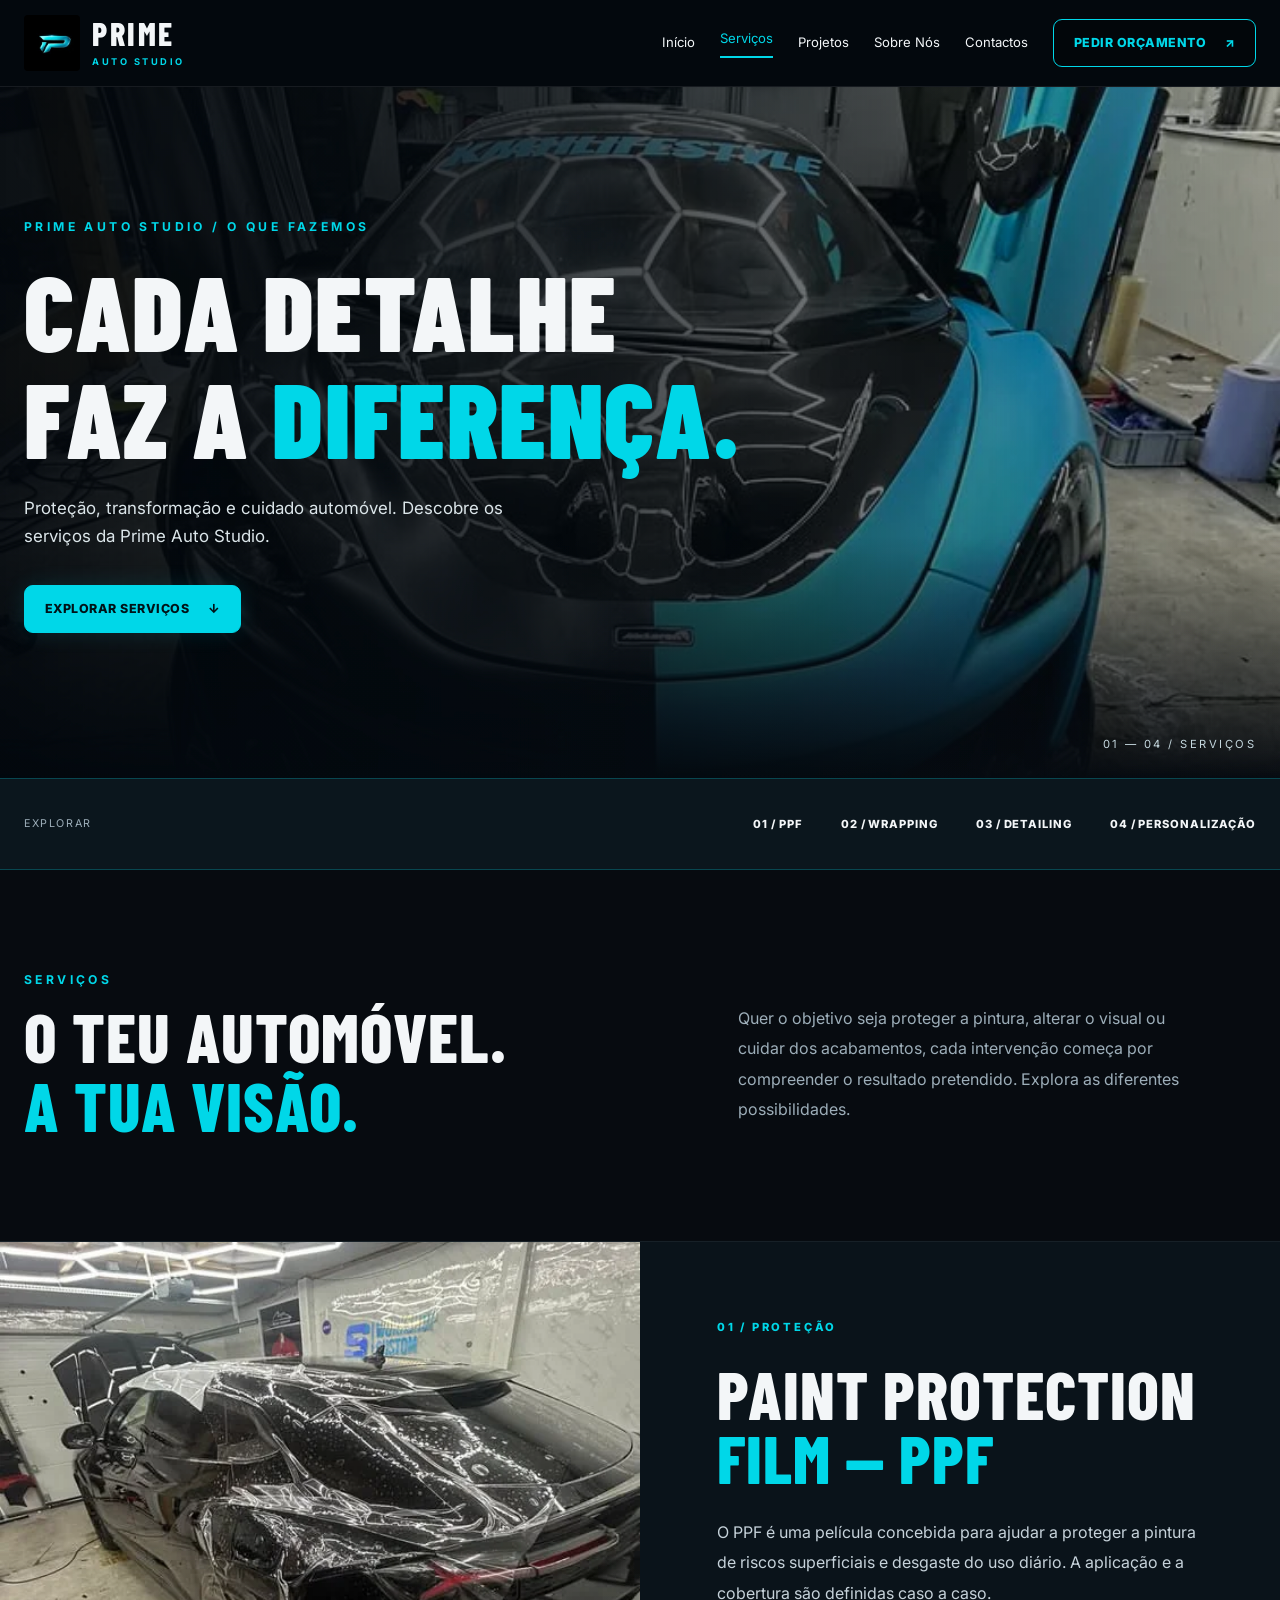
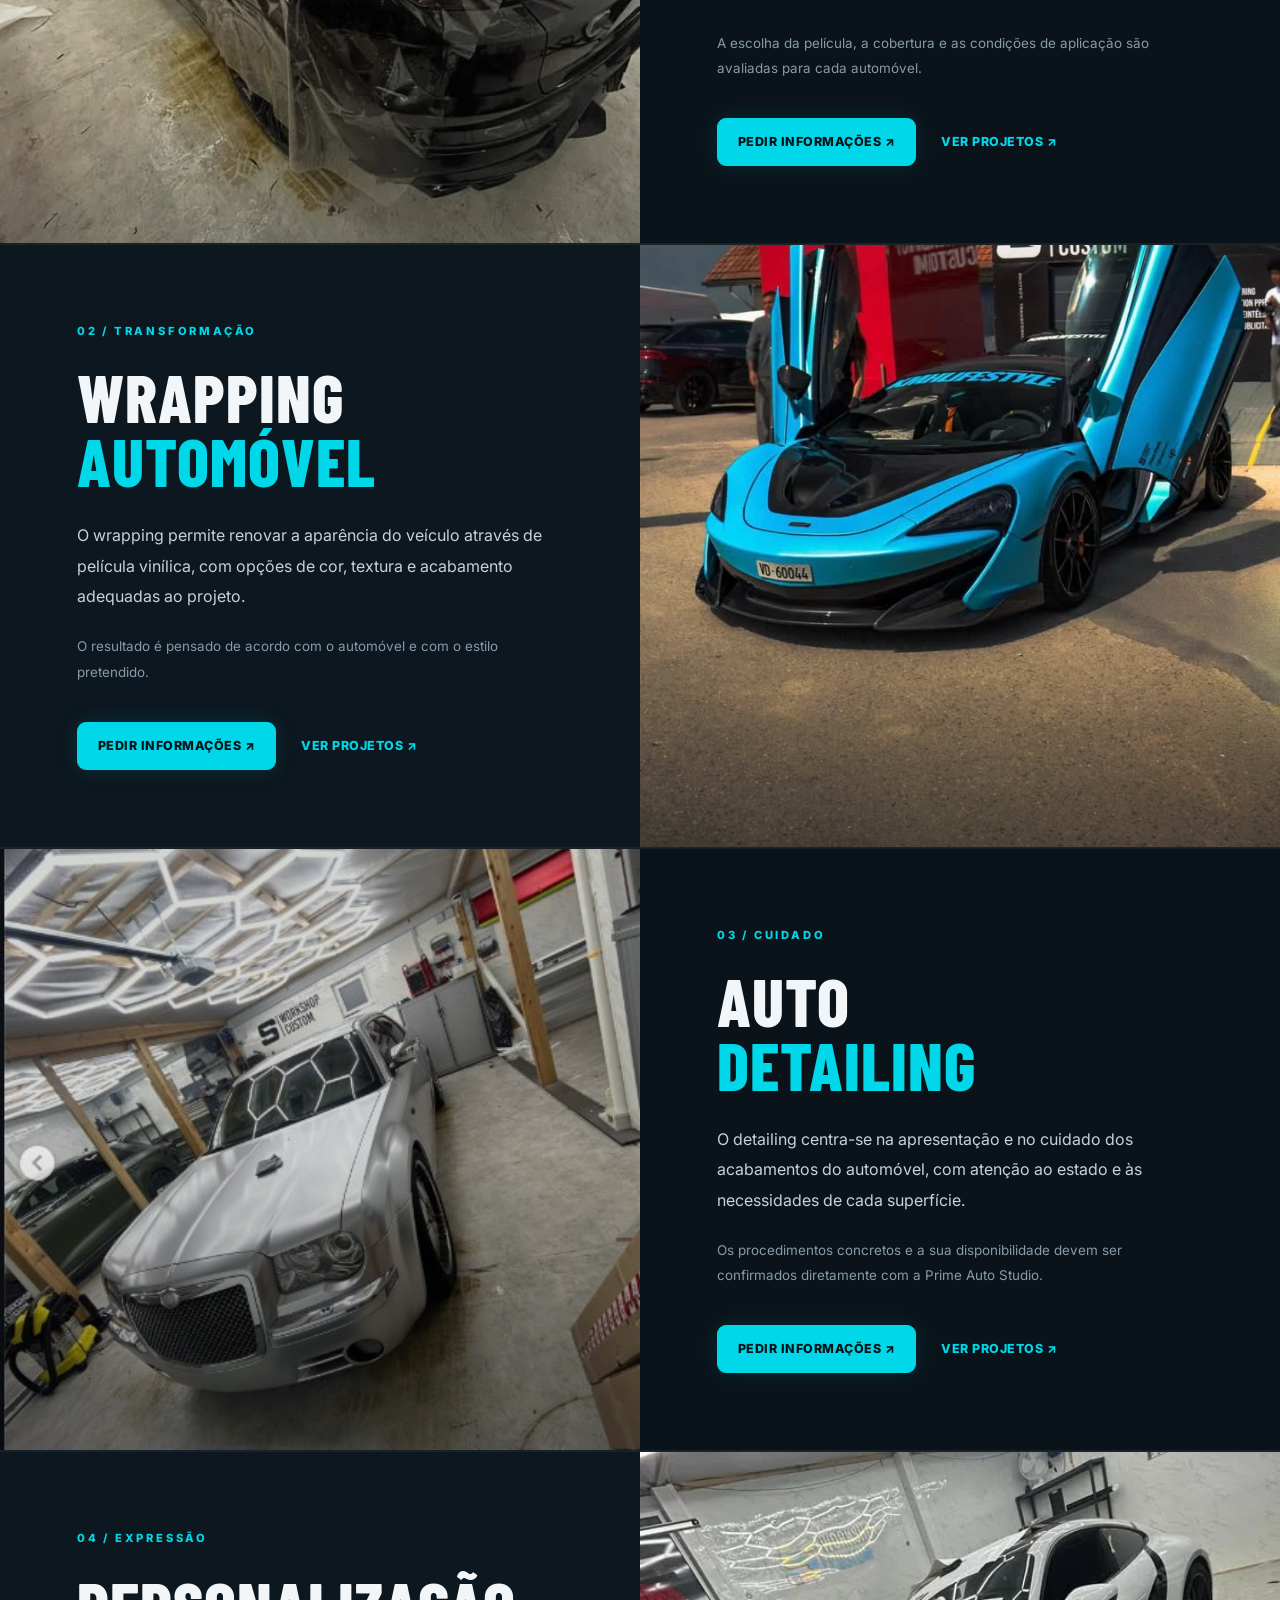
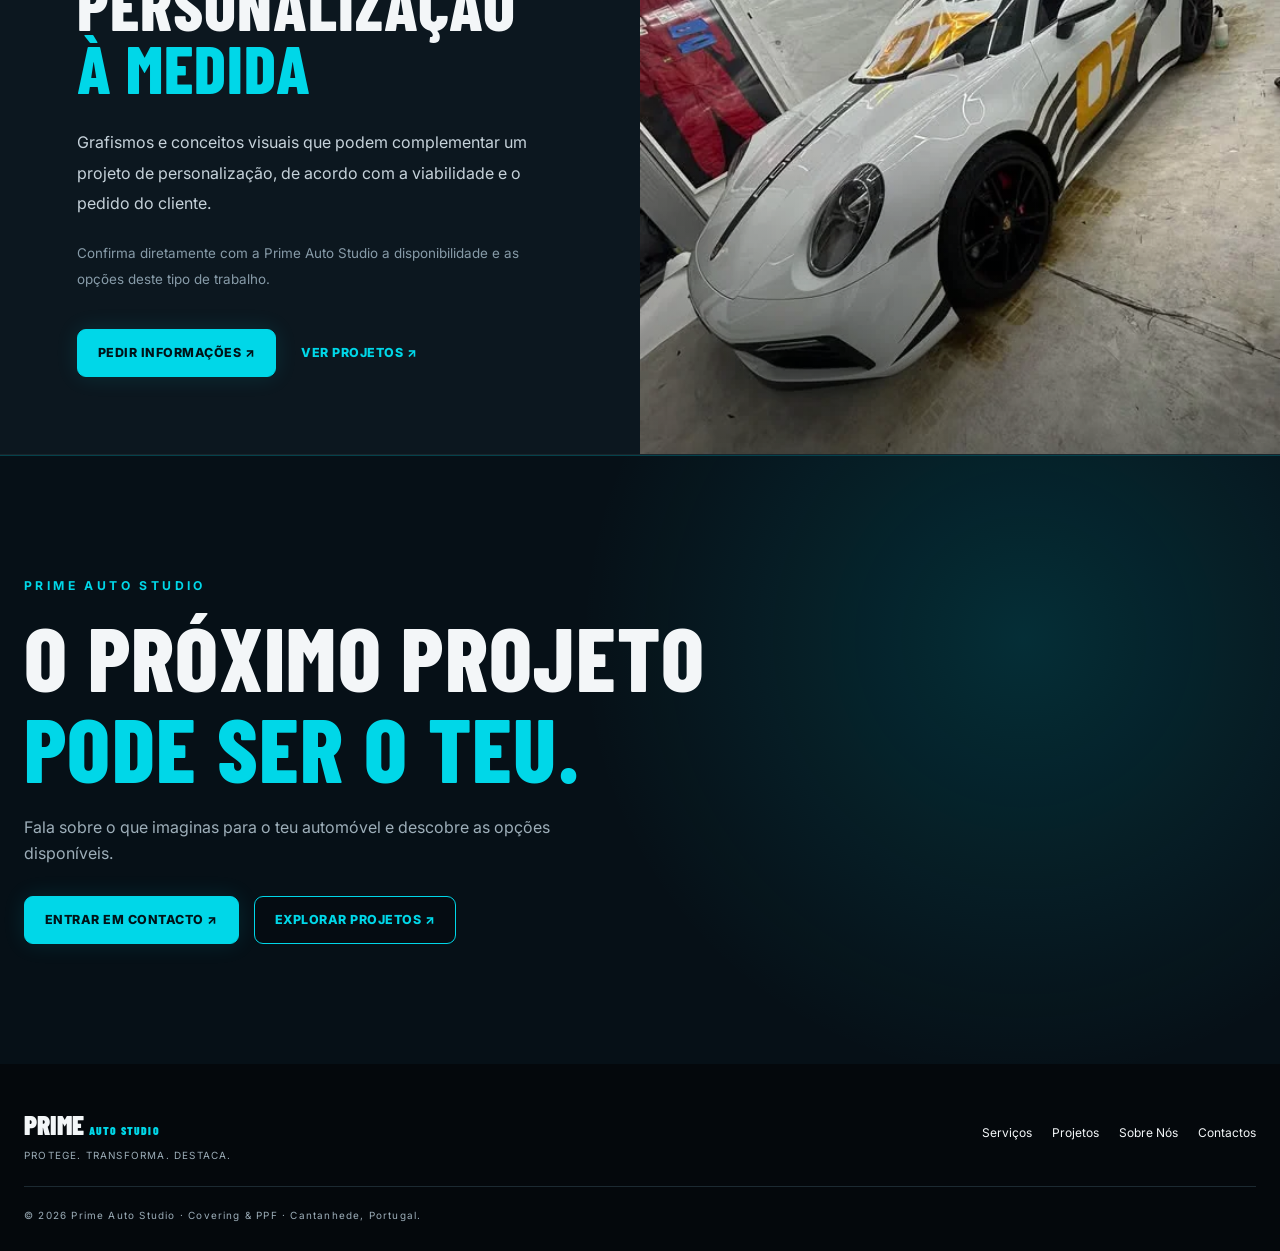
<file: servicos.html>
<!doctype html>
<html lang="pt-PT">
<head>
  <meta charset="UTF-8">
  <meta name="viewport" content="width=device-width, initial-scale=1">
  <meta name="theme-color" content="#080d12">
  <meta name="description" content="Conhece os serviços de PPF, wrapping e detailing automóvel da Prime Auto Studio, em Cantanhede. Entra em contacto para informações sobre o teu projeto.">
  <title>Serviços de PPF, Wrapping e Detailing | Prime Auto Studio</title>
  <link rel="preconnect" href="https://fonts.googleapis.com">
  <link rel="preconnect" href="https://fonts.gstatic.com" crossorigin>
  <link href="https://fonts.googleapis.com/css2?family=Barlow+Condensed:wght@500;600;700;800;900&family=Inter:wght@400;500;600;700&display=swap" rel="stylesheet">
  <link rel="stylesheet" href="css/style.css">
  <link rel="stylesheet" href="css/servicos-v2.css">
  <link rel="stylesheet" href="css/fotografias-reais.css">
  <link rel="stylesheet" href="css/responsive.css" media="(max-width: 900px)">
    <!-- SEO e partilha: domínio oficial, a ativar após confirmação do DNS -->
    <link rel="canonical" href="https://primeautostudio.pt/servicos.html">
    <link rel="icon" type="image/png" sizes="32x32" href="assets/favicon-32.png">
    <link rel="icon" type="image/png" sizes="192x192" href="assets/favicon-192.png">
    <link rel="apple-touch-icon" sizes="180x180" href="assets/apple-touch-icon.png">
    <meta property="og:type" content="website">
    <meta property="og:locale" content="pt_PT">
    <meta property="og:site_name" content="Prime Auto Studio">
    <meta property="og:title" content="Serviços de PPF, Wrapping e Detailing | Prime Auto Studio">
    <meta property="og:description" content="Descobre os serviços de PPF, car wrapping, detailing e personalização automóvel da Prime Auto Studio, em Cantanhede.">
    <meta property="og:url" content="https://primeautostudio.pt/servicos.html">
    <meta property="og:image" content="https://primeautostudio.pt/assets/images/carros/mclaren-frente.webp">
    <meta property="og:image:alt" content="Automóvel apresentado na galeria Prime Auto Studio">
    <meta name="twitter:card" content="summary_large_image">
    <meta name="twitter:title" content="Serviços de PPF, Wrapping e Detailing | Prime Auto Studio">
    <meta name="twitter:description" content="Descobre os serviços de PPF, car wrapping, detailing e personalização automóvel da Prime Auto Studio, em Cantanhede.">
    <meta name="twitter:image" content="https://primeautostudio.pt/assets/images/carros/mclaren-frente.webp">
</head>
<body class="services-page">
<header class="site-header" id="topo">
  <div class="container header-inner">
    <a href="index.html" class="brand" aria-label="Prime Auto Studio — Início"><img width="150" height="150" src="assets/images/logo/prime-logo.png" alt="Símbolo Prime Auto Studio"><span><strong>PRIME</strong><small>AUTO STUDIO</small></span></a>
    <button class="menu-toggle" aria-expanded="false" aria-controls="site-nav" aria-label="Abrir menu"><span></span><span></span><span></span></button>
    <nav id="site-nav" class="site-nav" aria-label="Navegação principal">
      <a href="index.html" class="nav-link">Início</a><a href="servicos.html" class="nav-link active" aria-current="page">Serviços</a><a href="projetos.html" class="nav-link">Projetos</a><a href="sobre.html" class="nav-link">Sobre Nós</a><a href="contactos.html" class="nav-link">Contactos</a><a class="btn btn-outline nav-cta" href="contactos.html">Pedir orçamento <span aria-hidden="true">↗</span></a>
    </nav>
  </div>
</header>
<main id="conteudo">
  <section class="services-hero" aria-labelledby="services-title">
    <div class="services-hero-image" aria-hidden="true"></div>
    <div class="container services-hero-inner">
      <p class="eyebrow">PRIME AUTO STUDIO / O QUE FAZEMOS</p>
      <h1 id="services-title">CADA DETALHE<br>FAZ A <em>DIFERENÇA.</em></h1>
      <p class="lead">Proteção, transformação e cuidado automóvel. Descobre os serviços da Prime Auto Studio.</p>
      <a class="btn btn-primary" href="#explorar">Explorar serviços <span aria-hidden="true">↓</span></a>
    </div>
    <span class="services-hero-index" aria-hidden="true">01 — 04 / SERVIÇOS</span>
  </section>
  <nav id="explorar" class="services-jump" aria-label="Explorar serviços">
    <div class="container services-jump-inner"><span class="services-jump-label">EXPLORAR</span><a href="#ppf">01 / PPF</a><a href="#wrapping">02 / WRAPPING</a><a href="#detailing">03 / DETAILING</a><a href="#personalizacao">04 / PERSONALIZAÇÃO</a></div>
  </nav>
  <section class="services-intro section" aria-labelledby="intro-title">
    <div class="container services-intro-inner"><div><p class="eyebrow">SERVIÇOS</p><h2 id="intro-title">O TEU AUTOMÓVEL.<br><span>A TUA VISÃO.</span></h2></div><p>Quer o objetivo seja proteger a pintura, alterar o visual ou cuidar dos acabamentos, cada intervenção começa por compreender o resultado pretendido. Explora as diferentes possibilidades.</p></div>
  </section>
  <section class="service-feature" id="ppf" aria-labelledby="ppf-title"><div class="service-feature-media"><img width="565" height="753" src="assets/images/carros/aplicacao-pelicula.webp" alt="Automóvel escuro durante um processo de aplicação de película na carroçaria" loading="lazy"></div><div class="service-feature-copy"><p class="service-number">01 / PROTEÇÃO</p><h2 id="ppf-title">PAINT PROTECTION<br><span>FILM — PPF</span></h2><p>O PPF é uma película concebida para ajudar a proteger a pintura de riscos superficiais e desgaste do uso diário. A aplicação e a cobertura são definidas caso a caso.</p><p class="service-note">A escolha da película, a cobertura e as condições de aplicação são avaliadas para cada automóvel.</p><div class="service-feature-actions"><a class="btn btn-primary" href="contactos.html">Pedir informações ↗</a><a class="text-link" href="projetos.html">Ver projetos ↗</a></div></div></section>
  <section class="service-feature is-reversed" id="wrapping" aria-labelledby="wrapping-title"><div class="service-feature-media"><img width="720" height="799" src="assets/images/carros/mclaren-portas.webp" alt="McLaren com acabamento preto e azul e portas abertas" loading="lazy"></div><div class="service-feature-copy"><p class="service-number">02 / TRANSFORMAÇÃO</p><h2 id="wrapping-title">WRAPPING<br><span>AUTOMÓVEL</span></h2><p>O wrapping permite renovar a aparência do veículo através de película vinílica, com opções de cor, textura e acabamento adequadas ao projeto.</p><p class="service-note">O resultado é pensado de acordo com o automóvel e com o estilo pretendido.</p><div class="service-feature-actions"><a class="btn btn-primary" href="contactos.html">Pedir informações ↗</a><a class="text-link" href="projetos.html">Ver projetos ↗</a></div></div></section>
  <section class="service-feature" id="detailing" aria-labelledby="detailing-title"><div class="service-feature-media"><img width="447" height="567" src="assets/images/carros/chrysler-300c.jpg" alt="Chrysler 300C, fotografia ilustrativa do cuidado com o acabamento exterior" loading="lazy"></div><div class="service-feature-copy"><p class="service-number">03 / CUIDADO</p><h2 id="detailing-title">AUTO<br><span>DETAILING</span></h2><p>O detailing centra-se na apresentação e no cuidado dos acabamentos do automóvel, com atenção ao estado e às necessidades de cada superfície.</p><p class="service-note">Os procedimentos concretos e a sua disponibilidade devem ser confirmados diretamente com a Prime Auto Studio.</p><div class="service-feature-actions"><a class="btn btn-primary" href="contactos.html">Pedir informações ↗</a><a class="text-link" href="projetos.html">Ver projetos ↗</a></div></div></section>
  <section class="service-feature is-reversed" id="personalizacao" aria-labelledby="personalizacao-title"><div class="service-feature-media"><img width="565" height="753" src="assets/images/carros/porsche-oficina.webp" alt="Porsche 911 com grafismos amarelos e pretos fotografado na oficina" loading="lazy"></div><div class="service-feature-copy"><p class="service-number">04 / EXPRESSÃO</p><h2 id="personalizacao-title">PERSONALIZAÇÃO<br><span>À MEDIDA</span></h2><p>Grafismos e conceitos visuais que podem complementar um projeto de personalização, de acordo com a viabilidade e o pedido do cliente.</p><p class="service-note">Confirma diretamente com a Prime Auto Studio a disponibilidade e as opções deste tipo de trabalho.</p><div class="service-feature-actions"><a class="btn btn-primary" href="contactos.html">Pedir informações ↗</a><a class="text-link" href="projetos.html">Ver projetos ↗</a></div></div></section>
  <section class="services-end"><div class="container services-end-inner"><p class="eyebrow">PRIME AUTO STUDIO</p><h2>O PRÓXIMO PROJETO<br><span>PODE SER O TEU.</span></h2><p>Fala sobre o que imaginas para o teu automóvel e descobre as opções disponíveis.</p><div class="button-row"><a class="btn btn-primary" href="contactos.html">Entrar em contacto ↗</a><a class="btn btn-outline" href="projetos.html">Explorar projetos ↗</a></div></div></section>
</main>
<footer class="site-footer"><div class="container footer-inner"><div><a href="index.html" class="footer-logo">PRIME <span>AUTO STUDIO</span></a><p>PROTEGE. TRANSFORMA. DESTACA.</p></div><div class="footer-links"><a href="servicos.html">Serviços</a><a href="projetos.html">Projetos</a><a href="sobre.html">Sobre Nós</a><a href="contactos.html">Contactos</a></div><p class="footer-note">© <span id="year"></span> Prime Auto Studio · Covering & PPF · Cantanhede, Portugal.</p></div></footer>
<script src="js/main.js" defer></script>
</body>
</html>
</file>
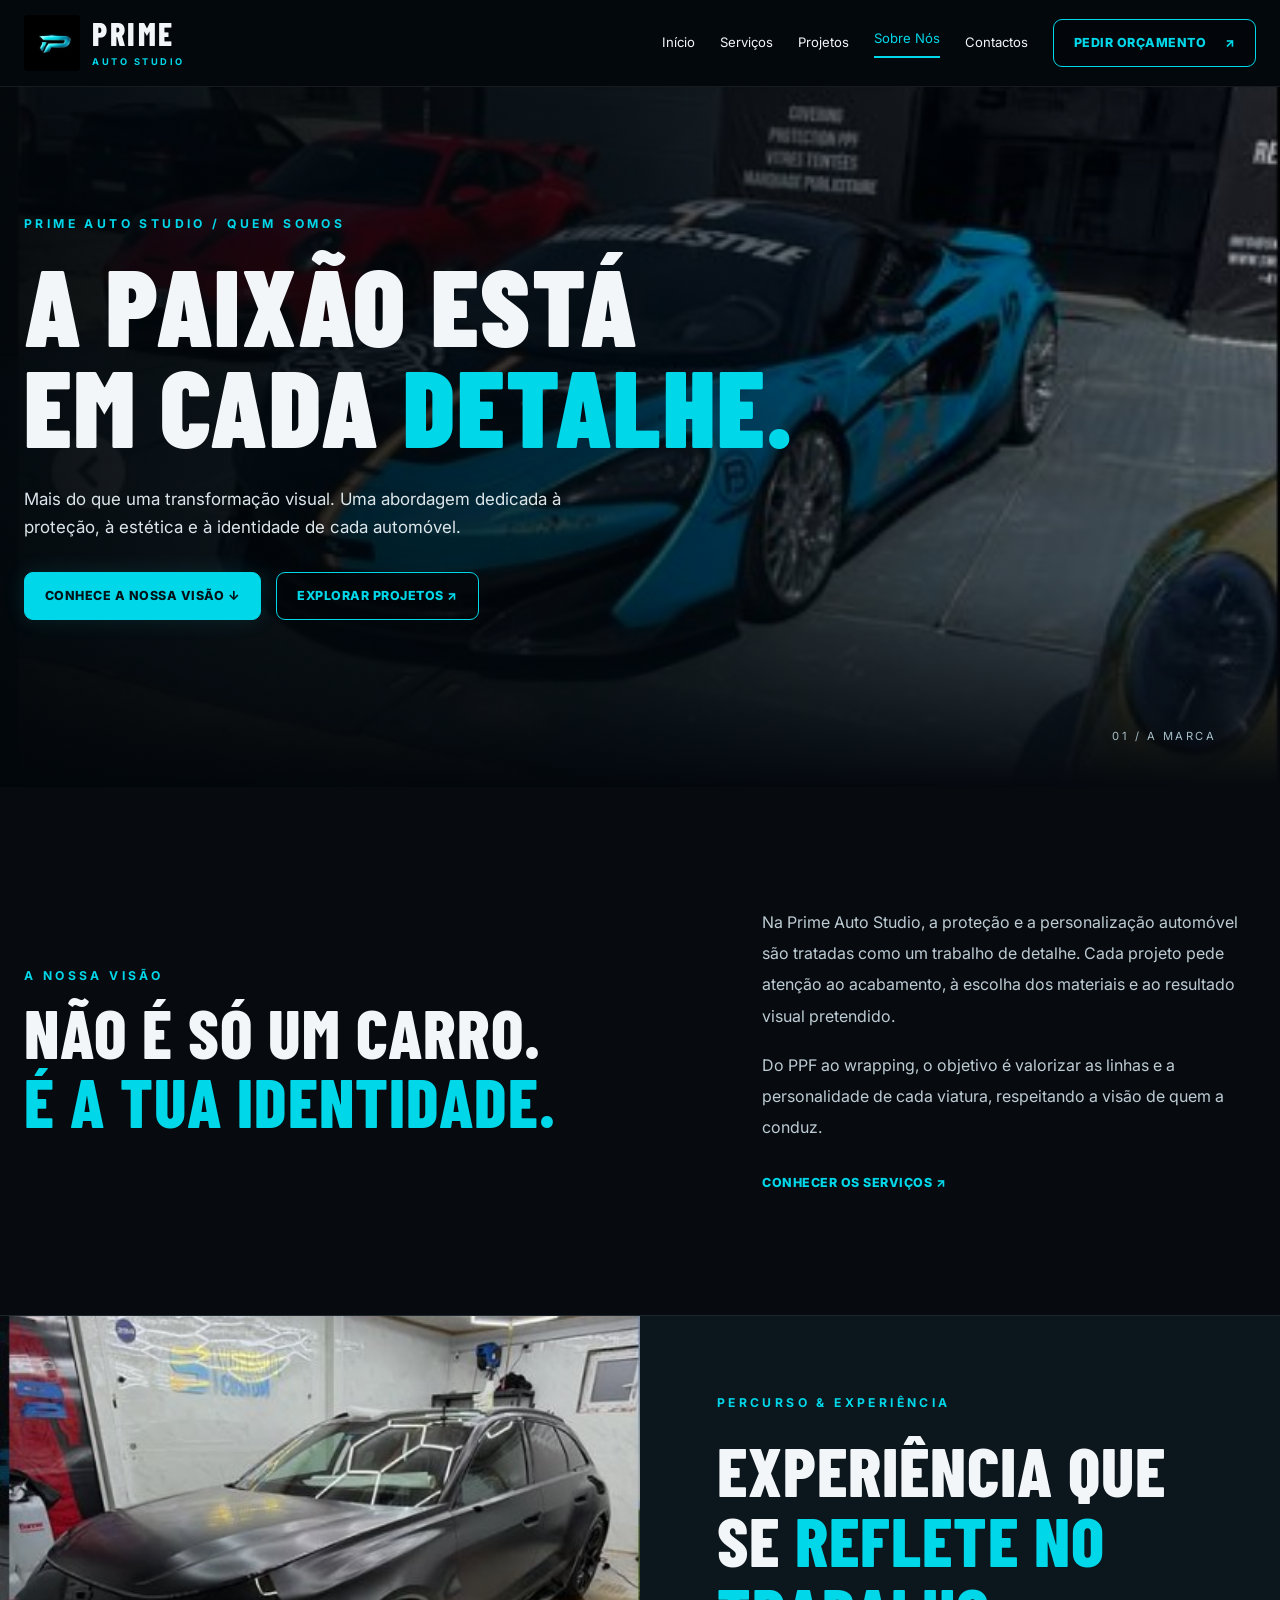
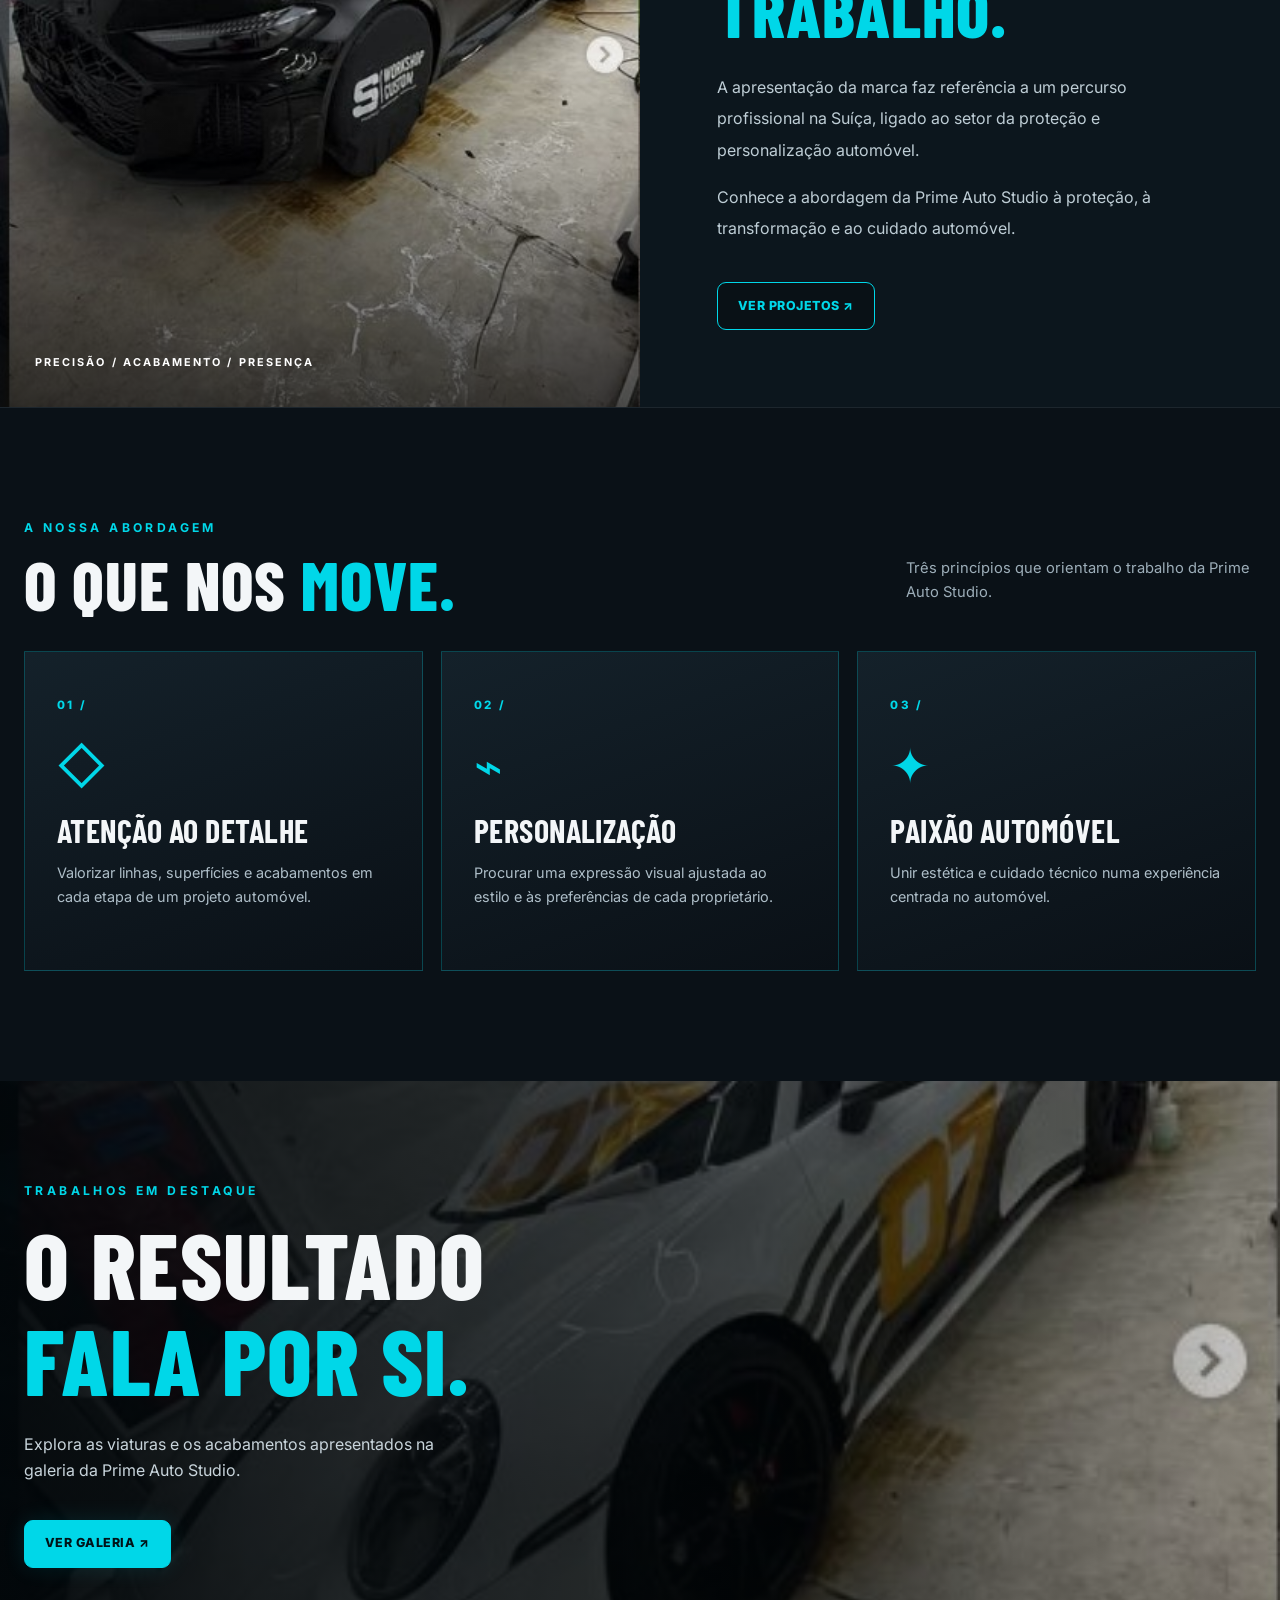
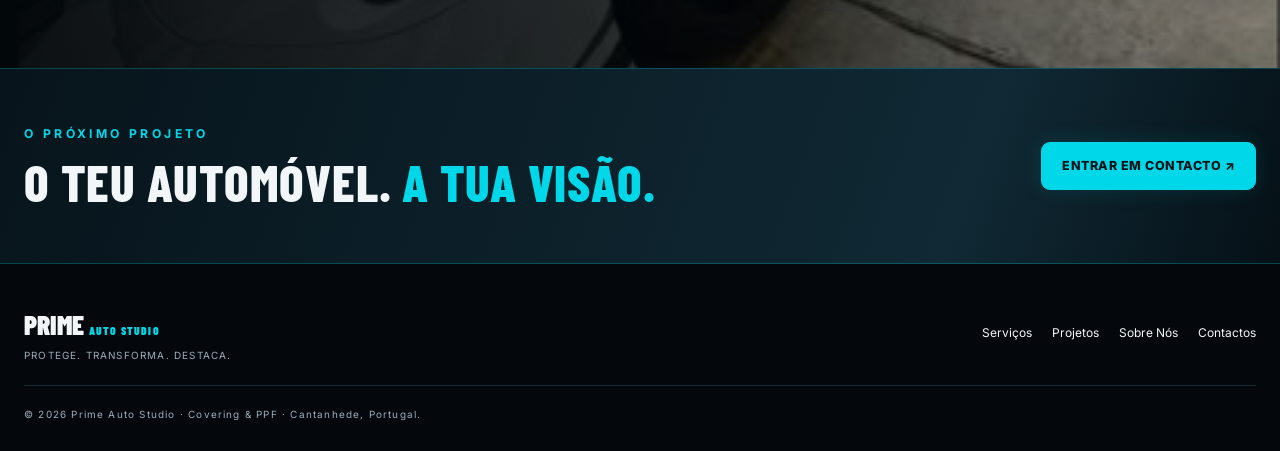
<file: sobre.html>
<!doctype html>
<html lang="pt-PT">
<head>
  <meta charset="UTF-8">
  <meta name="viewport" content="width=device-width, initial-scale=1">
  <meta name="theme-color" content="#080d12">
  <meta name="description" content="Conhece a abordagem da Prime Auto Studio à proteção, transformação e personalização automóvel.">
  <title>Sobre Nós | Prime Auto Studio — Covering & PPF</title>
  <link rel="preconnect" href="https://fonts.googleapis.com">
  <link rel="preconnect" href="https://fonts.gstatic.com" crossorigin>
  <link href="https://fonts.googleapis.com/css2?family=Barlow+Condensed:wght@500;600;700;800;900&family=Inter:wght@400;500;600;700&display=swap" rel="stylesheet">
  <link rel="stylesheet" href="css/style.css">
  <link rel="stylesheet" href="css/responsive.css" media="(max-width: 900px)">
  <link rel="stylesheet" href="css/sobre-v2.css">
    <!-- SEO e partilha: domínio oficial, a ativar após confirmação do DNS -->
    <link rel="canonical" href="https://primeautostudio.pt/sobre.html">
    <link rel="icon" type="image/png" sizes="32x32" href="assets/favicon-32.png">
    <link rel="icon" type="image/png" sizes="192x192" href="assets/favicon-192.png">
    <link rel="apple-touch-icon" sizes="180x180" href="assets/apple-touch-icon.png">
    <meta property="og:type" content="website">
    <meta property="og:locale" content="pt_PT">
    <meta property="og:site_name" content="Prime Auto Studio">
    <meta property="og:title" content="Sobre Nós | Prime Auto Studio — Covering & PPF">
    <meta property="og:description" content="Conhece a Prime Auto Studio e a sua abordagem à proteção de pintura, ao wrapping e ao cuidado automóvel em Cantanhede.">
    <meta property="og:url" content="https://primeautostudio.pt/sobre.html">
    <meta property="og:image" content="https://primeautostudio.pt/assets/images/carros/mclaren-frente.webp">
    <meta property="og:image:alt" content="Automóvel apresentado na galeria Prime Auto Studio">
    <meta name="twitter:card" content="summary_large_image">
    <meta name="twitter:title" content="Sobre Nós | Prime Auto Studio — Covering & PPF">
    <meta name="twitter:description" content="Conhece a Prime Auto Studio e a sua abordagem à proteção de pintura, ao wrapping e ao cuidado automóvel em Cantanhede.">
    <meta name="twitter:image" content="https://primeautostudio.pt/assets/images/carros/mclaren-frente.webp">
</head>
<body class="about-page">
  <header class="site-header" id="topo">
    <div class="container header-inner">
      <a href="index.html" class="brand" aria-label="Prime Auto Studio — Início"><img width="150" height="150" src="assets/images/logo/prime-logo.png" alt="Símbolo Prime Auto Studio"><span><strong>PRIME</strong><small>AUTO STUDIO</small></span></a>
      <button class="menu-toggle" aria-expanded="false" aria-controls="site-nav" aria-label="Abrir menu"><span></span><span></span><span></span></button>
      <nav id="site-nav" class="site-nav" aria-label="Navegação principal">
        <a href="index.html" class="nav-link">Início</a>
        <a href="servicos.html" class="nav-link">Serviços</a>
        <a href="projetos.html" class="nav-link">Projetos</a>
        <a href="sobre.html" class="nav-link active" aria-current="page">Sobre Nós</a>
        <a href="contactos.html" class="nav-link">Contactos</a>
        <a class="btn btn-outline nav-cta" href="contactos.html">Pedir orçamento <span aria-hidden="true">↗</span></a>
      </nav>
    </div>
  </header>
  <main id="conteudo">
    <section class="about-hero" aria-labelledby="about-title">
      <div class="about-hero-image" aria-hidden="true"></div>
      <div class="container about-hero-content">
        <p class="eyebrow">PRIME AUTO STUDIO / QUEM SOMOS</p>
        <h1 id="about-title">A PAIXÃO ESTÁ<br>EM CADA <em>DETALHE.</em></h1>
        <p class="lead">Mais do que uma transformação visual. Uma abordagem dedicada à proteção, à estética e à identidade de cada automóvel.</p>
        <div class="button-row"><a class="btn btn-primary" href="#visao">Conhece a nossa visão ↓</a><a class="btn btn-outline" href="projetos.html">Explorar projetos ↗</a></div>
      </div>
      <p class="about-hero-foot">01 / A MARCA</p>
    </section>

    <section class="about-intro section" id="visao" aria-labelledby="intro-title">
      <div class="container about-intro-grid">
        <div><p class="eyebrow">A NOSSA VISÃO</p><h2 id="intro-title">NÃO É SÓ UM CARRO.<br><span>É A TUA IDENTIDADE.</span></h2></div>
        <div class="about-intro-copy"><p>Na Prime Auto Studio, a proteção e a personalização automóvel são tratadas como um trabalho de detalhe. Cada projeto pede atenção ao acabamento, à escolha dos materiais e ao resultado visual pretendido.</p><p>Do PPF ao wrapping, o objetivo é valorizar as linhas e a personalidade de cada viatura, respeitando a visão de quem a conduz.</p><a href="servicos.html" class="text-link">Conhecer os serviços ↗</a></div>
      </div>
    </section>

    <section class="about-story" aria-labelledby="story-title">
      <div class="about-story-media"><img width="420" height="547" src="assets/images/carros/audi-rs5.jpg" alt="Audi RS5 com acabamento de proteção e personalização automóvel" loading="lazy"><span class="about-photo-mark">PRECISÃO / ACABAMENTO / PRESENÇA</span></div>
      <div class="about-story-copy"><p class="eyebrow">PERCURSO & EXPERIÊNCIA</p><h2 id="story-title">EXPERIÊNCIA QUE SE <span>REFLETE NO TRABALHO.</span></h2><p>A apresentação da marca faz referência a um percurso profissional na Suíça, ligado ao setor da proteção e personalização automóvel.</p><p>Conhece a abordagem da Prime Auto Studio à proteção, à transformação e ao cuidado automóvel.</p><a class="btn btn-outline" href="projetos.html">Ver projetos ↗</a></div>
    </section>

    <section class="about-values section section-contrast" aria-labelledby="values-title">
      <div class="container">
        <div class="section-heading"><div><p class="eyebrow">A NOSSA ABORDAGEM</p><h2 id="values-title">O QUE NOS <span>MOVE.</span></h2></div><p class="about-values-note">Três princípios que orientam o trabalho da Prime Auto Studio.</p></div>
        <div class="about-values-grid">
          <article class="about-value"><span class="about-value-number">01 /</span><div class="about-value-icon" aria-hidden="true">◇</div><h3>ATENÇÃO AO DETALHE</h3><p>Valorizar linhas, superfícies e acabamentos em cada etapa de um projeto automóvel.</p></article>
          <article class="about-value"><span class="about-value-number">02 /</span><div class="about-value-icon" aria-hidden="true">⌁</div><h3>PERSONALIZAÇÃO</h3><p>Procurar uma expressão visual ajustada ao estilo e às preferências de cada proprietário.</p></article>
          <article class="about-value"><span class="about-value-number">03 /</span><div class="about-value-icon" aria-hidden="true">✦</div><h3>PAIXÃO AUTOMÓVEL</h3><p>Unir estética e cuidado técnico numa experiência centrada no automóvel.</p></article>
        </div>
      </div>
    </section>

    <section class="about-showcase" aria-labelledby="showcase-title">
      <div class="about-showcase-image" aria-hidden="true"></div>
      <div class="container about-showcase-content"><p class="eyebrow">TRABALHOS EM DESTAQUE</p><h2 id="showcase-title">O RESULTADO<br><span>FALA POR SI.</span></h2><p>Explora as viaturas e os acabamentos apresentados na galeria da Prime Auto Studio.</p><a href="projetos.html" class="btn btn-primary">Ver galeria ↗</a></div>
    </section>

    <section class="cta-section"><div class="container cta-inner"><div><p class="eyebrow">O PRÓXIMO PROJETO</p><h2>O TEU AUTOMÓVEL. <span>A TUA VISÃO.</span></h2></div><a href="contactos.html" class="btn btn-primary">Entrar em contacto ↗</a></div></section>
  </main>
  <footer class="site-footer"><div class="container footer-inner"><div><a href="index.html" class="footer-logo">PRIME <span>AUTO STUDIO</span></a><p>PROTEGE. TRANSFORMA. DESTACA.</p></div><div class="footer-links"><a href="servicos.html">Serviços</a><a href="projetos.html">Projetos</a><a href="sobre.html">Sobre Nós</a><a href="contactos.html">Contactos</a></div><p class="footer-note">© <span id="year"></span> Prime Auto Studio · Covering & PPF · Cantanhede, Portugal.</p></div></footer>
  <script src="js/main.js" defer></script>
</body>
</html>
</file>
<file: css/style.css>
/* Prime Auto Studio — base visual da demonstração */
:root{--bg:#070b10;--surface:#0d151b;--surface-2:#111d26;--cyan:#00d7e8;--white:#f3f6f8;--muted:#9daeb9;--border:rgba(0,215,232,.25);--max:1240px}*{box-sizing:border-box}html{scroll-behavior:smooth}body{margin:0;background:var(--bg);color:var(--white);font-family:Inter,Arial,sans-serif;line-height:1.65}a{color:inherit;text-decoration:none}img{display:block;max-width:100%}button{font:inherit}.container{width:min(var(--max),calc(100% - 48px));margin-inline:auto}h1,h2,h3,p{margin-top:0}h1,h2,h3{font-family:'Barlow Condensed',Impact,sans-serif;line-height:1.02;letter-spacing:.015em}h1{font-size:clamp(4.2rem,8vw,8.2rem);font-weight:900}h2{font-size:clamp(2.8rem,5.3vw,5rem);font-weight:800}h2 span,h1 em{color:var(--cyan);font-style:normal}.eyebrow{font-size:.76rem;letter-spacing:.28em;color:var(--cyan);font-weight:700;text-transform:uppercase}.lead{max-width:540px;font-size:1.06rem;color:#dce6ea}.site-header{position:relative;z-index:20;background:rgba(4,9,13,.96);border-bottom:1px solid rgba(255,255,255,.08)}.header-inner{min-height:86px;display:flex;align-items:center;justify-content:space-between;gap:36px}.brand{display:flex;align-items:center;gap:12px;flex-shrink:0}.brand img{width:56px;height:56px;object-fit:cover;border-radius:4px}.brand strong{font-family:'Barlow Condensed',sans-serif;font-size:2rem;font-weight:800;letter-spacing:.08em;line-height:1}.brand small{display:block;letter-spacing:.27em;color:var(--cyan);font-size:.58rem;font-weight:700}.site-nav{display:flex;align-items:center;justify-content:flex-end;gap:25px}.nav-link{font-size:.82rem;white-space:nowrap;transition:color .2s}.nav-link:hover,.nav-link.active{color:var(--cyan)}.nav-link.active{border-bottom:2px solid var(--cyan);padding-bottom:6px}.btn{min-height:48px;display:inline-flex;align-items:center;justify-content:center;gap:18px;border:1px solid var(--cyan);border-radius:9px;padding:11px 20px;font-size:.78rem;text-transform:uppercase;letter-spacing:.04em;font-weight:800;transition:transform .2s,background .2s}.btn:hover{transform:translateY(-2px)}.btn-primary{background:var(--cyan);color:#001318;box-shadow:0 0 22px rgba(0,215,232,.12)}.btn-outline{color:var(--cyan);background:rgba(0,0,0,.23)}.btn-outline:hover{background:rgba(0,215,232,.12)}.nav-cta{white-space:nowrap}.menu-toggle{display:none}.hero{min-height:690px;position:relative;overflow:hidden;background:#061016}.hero-image{position:absolute;inset:0;background:linear-gradient(90deg,rgba(0,5,9,.98) 2%,rgba(0,7,12,.82) 43%,rgba(0,7,12,.2) 100%),url('../assets/images/carros/mclaren-600lt.jpg') center 43%/cover no-repeat;filter:saturate(1.18)}.hero:after{content:'';position:absolute;inset:0;background:linear-gradient(0deg,#070b10,transparent 26%);pointer-events:none}.hero-inner{position:relative;z-index:1;min-height:690px;display:flex;align-items:center;justify-content:space-between;gap:20px}.hero-copy{padding:80px 0 110px}.hero h1{margin:16px 0 22px;text-shadow:0 3px 24px #000}.button-row{display:flex;flex-wrap:wrap;gap:15px;margin-top:30px}.hero-tag{align-self:end;margin-bottom:58px;text-align:right;color:var(--cyan);letter-spacing:.16em;font-size:.68rem;font-weight:700}.hero-tag small{display:block;color:#c2d0d8;letter-spacing:.05em;font-size:.7rem}.section{padding:94px 0}.section-contrast{background:#0a1117}.section-heading{display:flex;align-items:end;justify-content:space-between;gap:24px;margin-bottom:32px}.section-heading h2{margin:0}.text-link{color:var(--cyan);font-size:.78rem;font-weight:800;text-transform:uppercase;letter-spacing:.04em}.text-link:hover{text-decoration:underline}.service-grid,.project-grid{display:grid;grid-template-columns:repeat(4,minmax(0,1fr));gap:16px}.service-card,.project-card{border:1px solid var(--border);background:linear-gradient(155deg,#12212a,#090e13);border-radius:12px;overflow:hidden;transition:transform .25s,border-color .25s}.service-card:hover,.project-card:hover{transform:translateY(-5px);border-color:var(--cyan)}.service-card{min-height:270px;padding:26px;display:flex;flex-direction:column}.service-icon{font-size:2.9rem;color:var(--cyan);line-height:1}.service-card h3{font-size:2rem;margin:23px 0 8px}.service-card p{color:var(--muted);font-size:.86rem;flex:1}.project-photo{height:215px;overflow:hidden;background:#121c22}.project-photo img{width:100%;height:100%;object-fit:cover;transition:transform .35s}.project-card:hover img{transform:scale(1.045)}.project-meta{padding:18px;display:flex;justify-content:space-between;align-items:center;gap:10px}.project-meta h3{font-size:1.55rem;margin:0 0 4px}.project-meta p{font-size:.67rem;line-height:1.5;color:var(--muted);text-transform:uppercase;margin:0}.arrow-link{height:35px;width:35px;border:1px solid var(--cyan);border-radius:50%;display:grid;place-items:center;color:var(--cyan);flex-shrink:0}.section-footnote{color:var(--muted);font-size:.7rem;margin:20px 0 0}.about-preview{display:grid;grid-template-columns:1fr 1fr;gap:65px;align-items:center}.about-image{height:410px;overflow:hidden;border-radius:12px;border:1px solid var(--border)}.about-image img{height:100%;width:100%;object-fit:cover}.about-preview p:not(.eyebrow){max-width:520px;color:var(--muted)}.about-preview .btn{margin-top:16px}.cta-section{padding:55px 0;background:linear-gradient(110deg,#07141b,#102934 75%,#051016);border-block:1px solid var(--border)}.cta-inner{display:flex;justify-content:space-between;align-items:center;gap:30px}.cta-inner h2{font-size:clamp(2.2rem,4vw,4rem);margin:0}.page-banner{padding:105px 0 85px;background:radial-gradient(circle at 90% 10%,rgba(0,215,232,.1),transparent 45%),linear-gradient(180deg,#0d1c25,#070b10);border-bottom:1px solid var(--border)}.page-banner h1{font-size:clamp(3.7rem,7vw,6.7rem);margin:16px 0 25px}.page-banner .lead{max-width:720px}.copy-panel{padding:40px;border:1px solid var(--border);border-radius:14px;background:var(--surface);max-width:880px}.copy-panel h2{font-size:2.8rem}.copy-panel p{color:#b9c7d0}.contact-layout{display:grid;grid-template-columns:1fr 1fr;gap:20px}.site-footer{background:#04080c;padding:38px 0 28px}.footer-inner{display:flex;align-items:center;justify-content:space-between;flex-wrap:wrap;gap:22px}.footer-logo{font-family:'Barlow Condensed',sans-serif;font-weight:900;font-size:1.7rem}.footer-logo span{font-size:.72rem;color:var(--cyan);letter-spacing:.1em}.footer-inner p{margin:0;color:var(--muted);font-size:.62rem;letter-spacing:.12em}.footer-links{display:flex;flex-wrap:wrap;gap:20px;font-size:.75rem}.footer-links a:hover{color:var(--cyan)}.footer-note{width:100%;padding-top:20px;border-top:1px solid #1c2a32}:focus-visible{outline:2px solid var(--cyan);outline-offset:4px}@media(prefers-reduced-motion:reduce){*,*:before,*:after{scroll-behavior:auto!important;transition:none!important}}
</file>
<file: css/localizacao.css>
/* Prime Auto Studio — Secção Onde Estamos (Fase 2) */
.prime-location{position:relative;isolation:isolate;overflow:hidden;background:radial-gradient(ellipse at 80% 40%,rgba(0,215,232,.075),transparent 55%),linear-gradient(165deg,#071117,#080d12 64%,#08151b);border-top:1px solid rgba(0,215,232,.14)}
.prime-location::before{content:"";position:absolute;left:0;top:0;width:100%;height:1px;background:linear-gradient(90deg,transparent,rgba(0,215,232,.48),transparent)}
.prime-location-grid{display:grid;grid-template-columns:minmax(0,1fr) minmax(0,1.05fr);align-items:center;gap:clamp(28px,5vw,85px)}
.prime-location-copy h2{font-size:clamp(3.2rem,6vw,6.2rem);line-height:.96;margin:18px 0 24px}
.prime-location-copy h2 span{color:var(--cyan)}
.prime-location-intro{max-width:530px;color:#c5d2d8;font-size:1rem;line-height:1.8}
.prime-location-address{margin:30px 0;padding:20px 0 20px 22px;border-left:2px solid var(--cyan);font-style:normal;display:flex;flex-direction:column;gap:6px}
.prime-location-address strong{color:var(--white);font-size:.78rem;letter-spacing:.15em;text-transform:uppercase}
.prime-location-address span{font-size:.95rem;color:#d7e5ea}
.prime-location-actions{display:flex;gap:12px;flex-wrap:wrap}
.prime-location-note{margin:20px 0 0;max-width:490px;color:#9db4bf;font-size:.74rem;line-height:1.65}
.prime-location-map{position:relative;margin:0;border:1px solid rgba(0,215,232,.3);border-radius:18px;overflow:hidden;background:#080f14;box-shadow:0 35px 85px rgba(0,0,0,.28)}
.prime-location-map img{width:100%;display:block;height:auto;aspect-ratio:650 / 620;object-fit:contain}
.prime-location-map figcaption{position:absolute;right:16px;top:17px;color:#b5d1d9;font-size:.66rem;letter-spacing:.18em;text-transform:uppercase;background:#071015dd;border:1px solid rgba(0,215,232,.22);padding:8px 12px;border-radius:5px}
.prime-location-map::after{position:absolute;content:"";inset:0;pointer-events:none;box-shadow:inset 0 0 55px rgba(0,0,0,.28)}
@media(max-width:900px){.prime-location-grid{grid-template-columns:1fr}.prime-location-copy{max-width:700px}.prime-location-map{width:min(100%,640px);margin-inline:auto}}
@media(max-width:620px){.prime-location{padding-block:65px}.prime-location-copy h2{font-size:clamp(3rem,13vw,4.6rem)}.prime-location-actions .btn{width:100%}.prime-location-address{margin:24px 0}.prime-location-map figcaption{font-size:.55rem;right:10px;top:10px}.prime-location-note{font-size:.7rem}}
</file>
<file: css/home-v2.css>
/* ==================================
   MENU CINEMATOGRÁFICO — HOMEPAGE
================================== */

.home-page .site-header {
    position: fixed;
    top: 0;
    left: 0;
    width: 100%;
    z-index: 1000;

    background: linear-gradient(180deg,
            rgba(0, 5, 10, 0.82),
            rgba(0, 5, 10, 0.12));

    border-bottom: 1px solid rgba(255, 255, 255, 0.08);
    transition: background 0.35s ease,
        box-shadow 0.35s ease;
}

.home-page .site-header.scrolled {
    background: rgba(4, 10, 15, 0.96);
    backdrop-filter: blur(16px);
    -webkit-backdrop-filter: blur(16px);
    box-shadow: 0 8px 35px rgba(0, 0, 0, 0.4);
    border-bottom: 1px solid rgba(0, 215, 232, 0.2);
}

.home-page .hero-v2,
.home-page .hero-v2 .hero-inner {
    min-height: 100vh;
    min-height: 100svh;
}

.home-page .hero-v2 .hero-copy {
    padding-top: 100px;
}

/* Efeito nos links do menu */

.home-page .nav-link {
    transition: color 0.25s ease;
}

.home-page .nav-link:hover {
    color: var(--cyan);
}

/* Botão de orçamento */

.home-page .nav-cta:hover {
    background: var(--cyan);
    color: #061014;
    box-shadow: 0 0 22px rgba(0, 215, 232, 0.3);
}

/* Acessibilidade */

@media (prefers-reduced-motion: reduce) {

    .home-page .site-header,
    .home-page .nav-link,
    .home-page .nav-cta {
        transition: none;
    }
}

@media (max-width: 600px) {
    .home-page .hero-v2 .hero-copy {
        padding-top: 115px;
    }
}


/* =====================================
   CORREÇÃO — CARTÕES DOS SERVIÇOS
===================================== */

.service-showcase {
    display: grid;
    grid-template-columns: 1.2fr 1fr 1fr;
    grid-template-rows: repeat(2, 270px);
    gap: 16px;
}

.visual-service {
    position: relative;
    isolation: isolate;
    display: flex;
    flex-direction: column;
    justify-content: space-between;
    overflow: hidden;
    min-height: 0;
    padding: 24px;
    border: 1px solid rgba(0, 215, 232, 0.3);
    border-radius: 8px;
    color: #ffffff;
    text-decoration: none;
}

.visual-service::before {
    content: "";
    position: absolute;
    inset: 0;
    z-index: -2;
    background-position: center;
    background-size: cover;
    background-repeat: no-repeat;
    transition: transform 0.5s ease;
}

.visual-service:nth-child(1)::before {
    background-image: url("../assets/images/carros/audi-rs5.jpg");
}

.visual-service:nth-child(2)::before {
    background-image: url("../assets/images/carros/chrysler-300c.jpg");
}

.visual-service:nth-child(3)::before {
    background-image: url("../assets/images/carros/porsche.jpg");
}

.visual-service:nth-child(4)::before {
    background-image: url("../assets/images/carros/mclaren-600lt.jpg");
}

.visual-service::after {
    content: "";
    position: absolute;
    inset: 0;
    z-index: -1;
    background: linear-gradient(0deg,
            rgba(0, 6, 9, 0.98),
            rgba(0, 6, 9, 0.22));
}

.visual-service:hover::before {
    transform: scale(1.06);
}

.visual-service-main {
    grid-row: span 2;
}

.visual-service-no,
.visual-service-category,
.visual-service-more {
    color: #00d7e8;
    font-size: 0.75rem;
    font-weight: 700;
    letter-spacing: 0.1em;
}

.visual-service h3 {
    font-size: clamp(2rem, 3.5vw, 4rem);
    margin: 10px 0;
}

.visual-service p {
    color: #e1eaef;
    font-size: 0.9rem;
    max-width: 330px;
}

/* Tablet */
@media (max-width: 900px) {
    .service-showcase {
        grid-template-columns: 1fr 1fr;
        grid-template-rows: repeat(2, 310px);
    }

    .visual-service-main {
        grid-row: auto;
    }
}

/* Telemóvel */
@media (max-width: 600px) {
    .service-showcase {
        display: flex;
        flex-direction: column;
    }

    .visual-service {
        min-height: 315px;
    }
}

/* =====================================
   AJUSTES DA GRELHA DE SERVIÇOS
===================================== */

@media (min-width: 901px) {
    .service-showcase {
        grid-template-columns: 1.2fr 1fr 1fr;
        grid-template-rows: repeat(2, 270px);
        grid-auto-flow: row;
    }

    .visual-service-main {
        grid-column: 1;
        grid-row: 1 / 3;
    }

    .visual-service:nth-child(2) {
        grid-column: 2;
        grid-row: 1;
    }

    .visual-service:nth-child(3) {
        grid-column: 3;
        grid-row: 1;
    }

    .visual-service:nth-child(4) {
        grid-column: 2 / 4;
        grid-row: 2;
    }
}

/* Evitar títulos cortados */

.visual-service h3 {
    font-size: clamp(2rem, 3vw, 3.5rem);
    line-height: 1;
    overflow-wrap: anywhere;
}

.visual-service:nth-child(4) h3 {
    font-size: clamp(1.8rem, 2.8vw, 3.2rem);
}

html {
    scroll-padding-top: 100px;
}

section[id] {
    scroll-margin-top: 100px;
}
</file>
<file: css/responsive.css>
@media(max-width:900px){.container{width:min(100% - 32px,var(--max))}.header-inner{min-height:72px}.brand img{width:48px;height:48px}.menu-toggle{width:45px;height:45px;display:flex;flex-direction:column;align-items:center;justify-content:center;gap:6px;background:transparent;border:1px solid var(--border);border-radius:7px;cursor:pointer}.menu-toggle span{width:20px;height:2px;background:var(--cyan)}.site-nav{display:none;position:absolute;top:100%;left:0;right:0;background:#071017;padding:20px 24px 28px;flex-direction:column;align-items:stretch;gap:20px;border-bottom:1px solid var(--border)}.site-nav.is-open{display:flex}.nav-link.active{border:0;padding:0}.nav-cta{align-self:flex-start}.hero,.hero-inner{min-height:625px}.hero-image{background-position:60% center;background-image:linear-gradient(90deg,rgba(0,5,9,.93),rgba(0,7,12,.53)),url('../assets/images/carros/mclaren-600lt.jpg')}.hero-copy{padding:80px 0}.hero-tag{display:none}.service-grid,.project-grid{grid-template-columns:repeat(2,minmax(0,1fr))}.section{padding:65px 0}.about-preview{gap:30px}.about-image{height:310px}}@media(max-width:600px){.brand strong{font-size:1.6rem}.brand small{font-size:.51rem}.hero,.hero-inner{min-height:610px}.hero h1{font-size:clamp(3.8rem,14vw,5.5rem)}.hero .eyebrow{font-size:.61rem}.lead{font-size:.97rem}.section-heading{display:block}.section-heading .text-link{display:inline-block;margin-top:18px}.service-grid,.project-grid,.about-preview,.contact-layout{grid-template-columns:1fr}.service-card{min-height:220px}.project-photo{height:270px}.cta-inner{align-items:flex-start;flex-direction:column}.page-banner{padding:75px 0 65px}.copy-panel{padding:26px}.footer-inner{align-items:flex-start;flex-direction:column}}
</file>
<file: css/contactos-v2.css>
/* Prime Auto Studio — Contactos V2 */
.contacts-page{overflow-x:hidden}.contact-hero{min-height:680px;position:relative;display:flex;align-items:center;isolation:isolate;overflow:hidden;background:#080d12}.contact-hero-image{position:absolute;inset:0;z-index:-2;background:linear-gradient(90deg,rgba(3,8,12,.98) 0%,rgba(3,8,12,.9) 35%,rgba(3,8,12,.38) 72%),url('../assets/images/carros/mclaren-600lt.jpg') center 45%/cover no-repeat;filter:saturate(1.1)}.contact-hero::after{content:"";position:absolute;inset:0;z-index:-1;background:linear-gradient(0deg,#070b10,transparent 34%)}.contact-hero-inner{padding:110px 0 135px}.contact-hero h1{margin:20px 0 25px;font-size:clamp(4.1rem,9vw,9rem)}.contact-hero h1 em{font-style:normal;color:var(--cyan)}.contact-hero-index{position:absolute;bottom:35px;right:max(24px,calc((100vw - 1240px)/2));letter-spacing:.2em;color:#a4b5c0;font-size:.67rem}.options-side{max-width:310px;color:var(--muted);font-size:.9rem}.contact-cards{display:grid;grid-template-columns:repeat(3,minmax(0,1fr));gap:18px}.contact-card{background:linear-gradient(140deg,#10212b,#090f15);border:1px solid rgba(0,215,232,.22);border-radius:12px;padding:30px;min-height:310px;display:flex;flex-direction:column;transition:transform .25s,border-color .25s}.contact-card:hover{transform:translateY(-5px);border-color:var(--cyan)}.contact-card-number,.form-kicker{font-size:.68rem;letter-spacing:.16em;color:var(--cyan);font-weight:700}.contact-card-glyph{font-size:3.3rem;line-height:1;color:var(--cyan);margin:28px 0 12px}.contact-card h3{font-size:2.2rem;margin:0 0 12px}.contact-card p{font-size:.86rem;color:var(--muted);flex:1}.quote-section{background:linear-gradient(110deg,#09131a,#070b10);border-top:1px solid var(--border)}.quote-layout{display:grid;grid-template-columns:.95fr 1.05fr;gap:clamp(30px,7vw,90px);align-items:start}.quote-intro h2{margin:12px 0 20px}.quote-intro>p:not(.eyebrow){color:var(--muted);max-width:430px}.quote-visual{margin-top:38px;height:295px;position:relative;overflow:hidden;border:1px solid var(--border);border-radius:10px}.quote-visual img{height:100%;width:100%;object-fit:cover}.quote-visual::after{content:"";position:absolute;inset:40% 0 0;background:linear-gradient(transparent,#05090d)}.quote-visual-tag{position:absolute;z-index:1;bottom:18px;left:20px;font-size:.67rem;letter-spacing:.18em;color:var(--cyan)}.quote-form-panel{background:#0e1921;border:1px solid rgba(0,215,232,.28);border-radius:13px;padding:clamp(20px,4vw,40px);box-shadow:0 18px 70px rgba(0,0,0,.25)}.form-kicker{margin-bottom:28px}.form-grid{display:grid;grid-template-columns:1fr 1fr;gap:16px}.field{display:flex;flex-direction:column;gap:10px;margin-bottom:20px}.field label{font-size:.78rem;font-weight:700;letter-spacing:.02em}.field label span{color:var(--cyan)}.field input,.field select,.field textarea,.quote-result textarea{display:block;width:100%;border:1px solid #2c424e;border-radius:7px;padding:15px;background:#071017;color:var(--white);font:inherit;font-size:.87rem;resize:vertical;min-width:0}.field input::placeholder,.field textarea::placeholder{color:#8696a1}.field input:focus,.field select:focus,.field textarea:focus{outline:1px solid var(--cyan);border-color:var(--cyan)}.field select{color:#e5f0f3}.form-explainer{font-size:.74rem;line-height:1.6;color:#a6b7c2}.quote-submit{width:100%;cursor:pointer}.quote-result{border-top:1px solid var(--border);margin-top:26px;padding-top:22px}.quote-result[hidden]{display:none}.quote-result-title{font-family:'Barlow Condensed',sans-serif;font-size:1.8rem;font-weight:800;color:var(--cyan)}.quote-result textarea{margin-bottom:12px}.quote-actions{display:flex;gap:12px;flex-wrap:wrap}.quote-actions button{cursor:pointer}.copy-status{color:var(--cyan);min-height:1.4rem;font-size:.8rem;margin:12px 0 0}.contact-end{position:relative;isolation:isolate;min-height:440px;display:flex;align-items:center}.contact-end-photo{position:absolute;inset:0;z-index:-2;background:linear-gradient(90deg,#050a0eee,rgba(5,10,14,.67)),url('../assets/images/carros/porsche.jpg') center/cover}.contact-end:after{position:absolute;inset:0;z-index:-1;content:"";background:linear-gradient(0deg,#04080c,transparent 50%)}.contact-end-content{padding:65px 0}.contact-end h2{font-size:clamp(3.5rem,7.3vw,7rem)}.contact-end .btn{margin-top:10px}@media(max-width:900px){.contact-hero{min-height:600px}.contact-hero-inner{padding:90px 0 110px}.contact-hero-image{background-position:57% center}.contact-cards{grid-template-columns:1fr 1fr}.quote-layout{grid-template-columns:1fr}.quote-visual{max-width:650px}}@media(max-width:620px){.contact-hero{min-height:590px}.contact-hero-image{background:linear-gradient(90deg,rgba(3,8,12,.93),rgba(3,8,12,.60)),url('../assets/images/carros/mclaren-600lt.jpg') 54% center/cover}.contact-hero h1{font-size:clamp(3.45rem,14vw,5.3rem)}.contact-hero-index{right:24px}.contact-cards,.form-grid{grid-template-columns:1fr}.contact-card{min-height:265px}.quote-actions .btn{width:100%}.quote-visual{height:220px}.contact-end{min-height:380px}}@media(prefers-reduced-motion:reduce){.contact-card{transition:none}}
</file>
<file: css/projetos-v2.css>
/* Projetos V2 — isolado da homepage e da página Serviços */
.projects-page .projects-hero{min-height:690px;display:flex;position:relative;align-items:center;overflow:hidden;background:#04090e}
.projects-hero-photo{position:absolute;inset:0;background:linear-gradient(90deg,rgba(0,5,9,.98) 0%,rgba(0,6,11,.82) 36%,rgba(0,6,11,.18) 80%),linear-gradient(0deg,#070b10 0%,transparent 38%),url('../assets/images/carros/mclaren-frente.webp') 65% 46%/cover no-repeat;filter:saturate(1.15)}
.projects-hero-content{z-index:1;position:relative;padding:118px 0 140px}.projects-hero h1{margin:20px 0 27px;font-size:clamp(4rem,9vw,9rem)}.projects-hero h1 em{color:var(--cyan);font-style:normal}.projects-hero .lead{max-width:560px;margin-bottom:30px}.hero-index{position:absolute;right:0;bottom:40px;letter-spacing:.2em;color:#b4cad0;font-size:.7rem}
.projects-intro{padding:100px 0;border-block:1px solid var(--border);background:#0b141a}.projects-intro-grid{display:grid;grid-template-columns:1.2fr .8fr;align-items:end;gap:65px}.projects-intro h2{margin:10px 0 0}.projects-intro p:last-child{max-width:480px;color:var(--muted);line-height:1.9}
.projects-gallery{padding:105px 0 120px;background:#070b10}.gallery-heading{display:flex;justify-content:space-between;align-items:end;gap:20px}.gallery-heading h2{margin:0}.gallery-count{font-size:.75rem;letter-spacing:.18em;color:var(--cyan);white-space:nowrap}.project-filters{display:flex;gap:9px;flex-wrap:wrap;margin:36px 0 28px}.filter-chip{border:1px solid rgba(255,255,255,.2);background:#0e1921;color:#cad5db;cursor:pointer;border-radius:4px;padding:11px 18px;text-transform:uppercase;letter-spacing:.06em;font-size:.74rem;font-weight:700;transition:background .2s,border-color .2s,color .2s}.filter-chip:hover,.filter-chip.is-active{background:var(--cyan);color:#041116;border-color:var(--cyan)}.filter-chip span{margin-left:10px;font-size:.7rem}
.showcase-grid{display:grid;grid-template-columns:repeat(2,minmax(0,1fr));gap:18px}.showcase-card{min-height:380px;position:relative;overflow:hidden;background:#0e1c24;border:1px solid rgba(255,255,255,.1)}.showcase-card.showcase-feature{grid-column:1/-1;min-height:590px}.showcase-card[hidden]{display:none!important}.showcase-open{width:100%;height:100%;min-height:inherit;position:relative;display:block;text-align:left;padding:0;border:0;background:none;color:#fff;cursor:zoom-in;overflow:hidden}.showcase-open>img{position:absolute;inset:0;width:100%;height:100%;object-fit:cover;transition:transform .6s,filter .6s}.showcase-open:hover>img{transform:scale(1.05);filter:saturate(1.15)}.showcase-overlay{position:absolute;inset:0;display:flex;flex-direction:column;justify-content:space-between;background:linear-gradient(0deg,rgba(0,5,10,.9),rgba(0,5,10,.12) 62%,rgba(0,5,10,.4));padding:30px}.showcase-topline{font-size:.73rem;letter-spacing:.15em;color:#d5e1e6;font-weight:800;display:flex;justify-content:space-between}.showcase-topline span{color:#63edfa}.showcase-bottom{display:flex;justify-content:space-between;align-items:end;gap:16px}.showcase-bottom strong{font-family:'Barlow Condensed',Impact,sans-serif;font-size:clamp(2.6rem,4vw,4.8rem);line-height:.92;display:block;font-weight:900}.showcase-bottom strong i{font-style:normal;color:var(--cyan)}.showcase-bottom small{display:block;margin-top:12px;color:#cbd7dd;letter-spacing:.08em;text-transform:uppercase;font-size:.68rem}.showcase-icon{border:1px solid var(--cyan);border-radius:50%;color:var(--cyan);width:46px;height:46px;display:grid;place-items:center;flex-shrink:0;font-size:1.25rem}.portfolio-note{max-width:900px;color:#91a9b5;font-size:.75rem;line-height:1.8;margin:25px 0 0}
.projects-cta{padding:135px 0;background:radial-gradient(circle at 80% 40%,rgba(0,215,232,.12),transparent 48%),#07141b;border-top:1px solid var(--border)}.projects-cta h2{font-size:clamp(3.6rem,8vw,8rem);margin:10px 0 24px}.projects-cta h2 span{color:var(--cyan)}.projects-cta-content>p:not(.eyebrow){color:#b4c5cf;max-width:520px}
.project-lightbox:not([hidden]){position:fixed;inset:0;z-index:1000;background:rgba(0,3,7,.93);display:grid;place-items:center;padding:24px}.lightbox-panel{position:relative;max-width:min(1100px,100%);width:100%}.lightbox-panel figure{margin:0}.lightbox-image{width:100%;max-height:75vh;object-fit:contain;background:#081017}.lightbox-panel figcaption{display:flex;justify-content:space-between;gap:15px;flex-wrap:wrap;padding:18px 0;color:#f3f6f8}.lightbox-panel figcaption strong{font-family:'Barlow Condensed',sans-serif;font-size:1.9rem;text-transform:uppercase}.lightbox-panel figcaption span{color:#a8beca}.lightbox-close{position:absolute;right:0;top:-54px;background:#0c202b;color:#fff;border:1px solid var(--cyan);border-radius:50%;width:44px;height:44px;font-size:2rem;line-height:1;cursor:pointer}.lightbox-hint{color:#849da8;font-size:.7rem;text-align:right;margin:0}
body.lightbox-open{overflow:hidden}
@media(max-width:900px){.projects-hero{min-height:580px!important}.projects-hero-content{padding:100px 0}.projects-intro-grid{grid-template-columns:1fr;gap:25px}.showcase-card.showcase-feature{min-height:460px}.showcase-card{min-height:340px}}
@media(max-width:650px){.projects-hero-photo{background-position:60% center;background-image:linear-gradient(90deg,rgba(0,5,9,.9),rgba(0,5,9,.38)),linear-gradient(0deg,#070b10,transparent 35%),url('../assets/images/carros/mclaren-frente.webp')}.projects-hero h1{font-size:clamp(3.4rem,12vw,5rem)}.projects-intro,.projects-gallery{padding:75px 0}.gallery-heading{align-items:start;flex-direction:column}.showcase-grid{grid-template-columns:1fr}.showcase-card.showcase-feature{grid-column:auto;min-height:370px}.showcase-card{min-height:330px}.showcase-overlay{padding:22px}.showcase-bottom strong{font-size:3rem}.projects-cta{padding:90px 0}.hero-index{font-size:.58rem}.lightbox-panel figcaption{display:block}.lightbox-panel figcaption span{display:block}}
@media(prefers-reduced-motion:reduce){.showcase-open>img{transition:none}}

/* Projetos V3 — Zoom e pan dentro da janela de fotografia */
.lightbox-panel {max-width:min(1280px,100%)}
.lightbox-stage {height:min(72vh,790px);display:flex;align-items:center;justify-content:center;overflow:hidden;position:relative;background:#050b10;border:1px solid #243e47;touch-action:none;cursor:zoom-in;user-select:none}
.lightbox-stage.is-zoomed {cursor:grab}
.lightbox-stage.is-dragging {cursor:grabbing}
.lightbox-stage .lightbox-image {max-width:100%;max-height:100%;width:auto;height:auto;object-fit:contain;transform-origin:center center;will-change:transform;pointer-events:none;user-select:none}
.lightbox-tools {display:flex;align-items:center;justify-content:center;gap:10px;margin:12px 0 0}
.lightbox-tools button {min-width:42px;min-height:42px;border:1px solid #3b5c65;border-radius:5px;background:#11232d;color:white;font-size:1.2rem;cursor:pointer}
.lightbox-tools button:hover,.lightbox-tools button:focus-visible {border-color:var(--cyan);color:var(--cyan)}
.lightbox-tools .zoom-reset {font:600 .8rem Inter,sans-serif;padding:0 16px}
.zoom-level {min-width:56px;text-align:center;font:600 .8rem Inter,sans-serif;color:#d2ebf0}
@media(max-width:650px){.project-lightbox:not([hidden]){padding:12px}.lightbox-stage{height:65vh}.lightbox-tools{gap:7px}.lightbox-close{right:0;top:-48px}}

/* Projetos V4 — navegação entre fotografias reais sem alterar o zoom existente */
.lightbox-navigation{display:flex;align-items:center;justify-content:center;gap:22px;margin-top:12px}
.lightbox-navigation button{width:44px;height:44px;border:1px solid #3b5c65;background:#11232d;color:#fff;border-radius:5px;font:700 1.8rem/1 Inter,sans-serif;cursor:pointer}
.lightbox-navigation button:hover,.lightbox-navigation button:focus-visible{color:var(--cyan);border-color:var(--cyan)}
.lightbox-navigation button:disabled{opacity:.35;cursor:not-allowed}
.lightbox-counter{min-width:55px;text-align:center;font:600 .8rem Inter,sans-serif;color:#d2ebf0}
.showcase-open:focus-visible{outline:3px solid var(--cyan);outline-offset:-4px}
@media(max-width:650px){.lightbox-stage{height:min(52vh,530px)}.lightbox-navigation{gap:15px;margin-top:9px}.lightbox-tools{margin-top:8px}.lightbox-panel figcaption{padding:9px 0}.lightbox-hint{text-align:center;font-size:.62rem}.showcase-card.showcase-feature .showcase-open>img{object-position:center 43%}}
@media(max-height:650px){.lightbox-stage{height:43vh}.lightbox-panel figcaption{padding:8px 0}}
</file>
<file: css/servicos-v2.css>
/* Página Serviços V2 — estilos isolados para preservar a homepage existente */
.services-page .services-hero{min-height:680px;position:relative;display:flex;align-items:center;overflow:hidden;background:#05090d}
.services-hero-image{position:absolute;inset:0;background:linear-gradient(90deg,rgba(2,7,12,.94) 0%,rgba(3,9,14,.78) 40%,rgba(3,9,14,.16) 100%),linear-gradient(0deg,#070b10 0%,transparent 35%),url('../assets/images/carros/mclaren-600lt.jpg') 65% center / cover no-repeat;filter:saturate(1.1)}
.services-hero-inner{position:relative;z-index:1;padding-block:130px 145px}.services-hero h1{max-width:940px;font-size:clamp(4rem,8.2vw,8.8rem);margin:20px 0 24px}.services-hero h1 em{color:var(--cyan);font-style:normal}.services-hero .lead{max-width:540px;margin-bottom:34px}.services-hero-index{position:absolute;bottom:25px;right:max(24px,calc((100vw - var(--max))/2));color:#c5d8df;letter-spacing:.22em;font-size:.7rem}
.services-jump{background:#0b161d;border-block:1px solid var(--border);scroll-margin-top:0}.services-jump-inner{display:flex;align-items:center;gap:clamp(15px,3vw,45px);min-height:90px;flex-wrap:wrap}.services-jump-label{font-size:.67rem;letter-spacing:.15em;color:var(--muted);margin-right:auto}.services-jump a{font-size:.7rem;letter-spacing:.08em;font-weight:800;transition:color .2s}.services-jump a:hover{color:var(--cyan)}
.services-intro{padding-block:100px}.services-intro-inner{display:grid;grid-template-columns:1.1fr .9fr;gap:80px;align-items:end}.services-intro h2{margin-bottom:0}.services-intro p:last-child{max-width:470px;color:var(--muted);font-size:1rem;line-height:1.9}.services-intro h2 span{color:var(--cyan)}
.service-feature{min-height:565px;display:grid;grid-template-columns:1fr 1fr;background:#0a131a;border-block:1px solid rgba(255,255,255,.055);scroll-margin-top:0}.service-feature:nth-of-type(even){background:#0c171f}.service-feature.is-reversed .service-feature-media{order:2}.service-feature.is-reversed .service-feature-copy{order:1}.service-feature-media{position:relative;min-height:565px;overflow:hidden}.service-feature-media:after{content:'';position:absolute;inset:0;background:linear-gradient(0deg,rgba(0,7,11,.35),transparent 50%);pointer-events:none}.service-feature-media img{width:100%;height:100%;object-fit:cover;position:absolute;inset:0;transition:transform .65s ease}.service-feature:hover img{transform:scale(1.035)}.service-feature-copy{display:flex;flex-direction:column;align-items:flex-start;justify-content:center;padding:clamp(36px,6vw,90px)}.service-number{font-size:.7rem;letter-spacing:.25em;font-weight:800;color:var(--cyan);margin-bottom:25px}.service-feature h2{font-size:clamp(3.1rem,5.2vw,6rem);margin:0 0 27px;line-height:.96}.service-feature h2 span{color:var(--cyan)}.service-feature-copy>p:not(.service-number){max-width:510px;color:#c6d2da;font-size:1rem;line-height:1.9}.service-feature-copy p.service-note{color:#879ba8;font-size:.84rem;margin-top:7px}.service-feature-actions{display:flex;align-items:center;gap:25px;flex-wrap:wrap;margin-top:23px}.service-feature-actions .text-link{white-space:nowrap}
.services-end{padding:120px 0;background:radial-gradient(circle at 80% 30%,rgba(0,215,232,.15),transparent 40%),#061017;border-top:1px solid var(--border)}.services-end h2{font-size:clamp(3.5rem,7vw,7rem);margin:15px 0 20px}.services-end h2 span{color:var(--cyan)}.services-end p:not(.eyebrow){color:var(--muted);max-width:570px}.services-end .button-row{margin-top:30px}
@media(max-width:900px){.services-page .services-hero{min-height:580px}.services-hero-inner{padding-block:95px 100px}.services-jump-inner{justify-content:center;padding-block:20px}.services-jump-label{width:100%;text-align:center}.services-intro-inner{gap:25px}.service-feature{min-height:0}.service-feature-media{min-height:460px}.service-feature-copy{padding:36px}.service-feature h2{font-size:clamp(2.8rem,5vw,4.5rem)}}
@media(max-width:680px){.services-hero-image{background-image:linear-gradient(90deg,rgba(2,7,12,.88),rgba(2,7,12,.48)),linear-gradient(0deg,#070b10,transparent 30%),url('../assets/images/carros/mclaren-600lt.jpg');background-position:57% center}.services-hero h1{font-size:clamp(3.5rem,13vw,5.6rem)}.services-hero-index{font-size:.58rem}.services-intro{padding-block:68px}.services-intro-inner{grid-template-columns:1fr}.service-feature{grid-template-columns:1fr}.service-feature.is-reversed .service-feature-media,.service-feature.is-reversed .service-feature-copy{order:initial}.service-feature-media{min-height:310px}.service-feature-copy{padding:44px 24px 58px}.service-feature h2{font-size:clamp(3rem,11vw,4.8rem)}.services-jump-inner{column-gap:20px;row-gap:12px}.services-jump a{font-size:.62rem}.services-end{padding:85px 0}}
</file>
<file: css/sobre-v2.css>
/* Sobre Nós V2 — isolado para preservar as restantes páginas */
.about-page .about-hero{min-height:700px;position:relative;display:flex;align-items:center;overflow:hidden;background:#050a0e}
.about-hero-image{position:absolute;inset:0;background:linear-gradient(90deg,rgba(1,6,9,.95),rgba(1,6,9,.75) 46%,rgba(1,6,9,.12)),linear-gradient(0deg,#070b10,transparent 30%),url('../assets/images/carros/mclaren-600lt.jpg') center 45%/cover no-repeat;filter:saturate(1.13)}
.about-hero-content{position:relative;z-index:1;padding:110px 0 150px}.about-hero h1{font-size:clamp(4.3rem,8.4vw,9rem);line-height:.94;margin:20px 0 30px;max-width:950px}.about-hero h1 em{color:var(--cyan);font-style:normal}.about-hero .lead{max-width:570px}.about-hero-foot{position:absolute;z-index:1;right:5%;bottom:30px;font-size:.7rem;letter-spacing:.22em;color:#a6bfc8}
.about-intro{padding-block:120px}.about-intro-grid{display:grid;grid-template-columns:1.15fr .85fr;align-items:center;gap:70px}.about-intro h2{margin:0}.about-intro h2 span{color:var(--cyan)}.about-intro-copy p{color:#bdcbd3;line-height:1.95;margin-bottom:18px}.about-intro-copy .text-link{display:inline-block;margin-top:12px}
.about-story{display:grid;grid-template-columns:1fr 1fr;background:#0c161d;min-height:590px;border-block:1px solid rgba(255,255,255,.07)}.about-story-media{min-height:590px;position:relative;overflow:hidden}.about-story-media img{width:100%;height:100%;object-fit:cover;position:absolute;inset:0}.about-story-media:after{content:'';position:absolute;inset:0;background:linear-gradient(0deg,rgba(0,0,0,.65),transparent 50%)}.about-photo-mark{position:absolute;z-index:1;bottom:35px;left:35px;color:#fff;letter-spacing:.19em;font-size:.68rem;font-weight:700}.about-story-copy{display:flex;flex-direction:column;align-items:flex-start;justify-content:center;padding:clamp(32px,6vw,100px)}.about-story h2{font-size:clamp(3.1rem,5.4vw,6rem);margin:10px 0 26px}.about-story h2 span{color:var(--cyan)}.about-story-copy p:not(.eyebrow){color:#becdd5;max-width:600px;line-height:1.95}.about-story .btn{margin-top:22px}
.about-values{padding:110px 0}.about-values-note{color:var(--muted);font-size:.92rem;max-width:350px}.about-values-grid{display:grid;grid-template-columns:repeat(3,minmax(0,1fr));gap:18px}.about-value{background:linear-gradient(160deg,#14212a,#0a1016);border:1px solid var(--border);padding:38px 32px;min-height:320px;position:relative;overflow:hidden;transition:transform .2s,border-color .2s}.about-value:hover{transform:translateY(-5px);border-color:var(--cyan)}.about-value-number{color:var(--cyan);font-size:.72rem;letter-spacing:.2em;font-weight:800}.about-value-icon{font-size:3rem;color:var(--cyan);line-height:1.2;margin:20px 0}.about-value h3{font-size:2rem;margin:0 0 14px}.about-value p{color:#aebec8;font-size:.9rem;margin:0}
.about-showcase{position:relative;min-height:550px;display:flex;align-items:center;overflow:hidden}.about-showcase-image{position:absolute;inset:0;background:linear-gradient(90deg,rgba(2,7,10,.94),rgba(2,7,10,.65) 53%,rgba(2,7,10,.1)),url('../assets/images/carros/porsche.jpg') center center/cover no-repeat}.about-showcase-content{position:relative;z-index:1;padding:100px 0}.about-showcase h2{font-size:clamp(4rem,7.3vw,8rem);margin:15px 0 24px}.about-showcase h2 span{color:var(--cyan)}.about-showcase-content>p:not(.eyebrow){max-width:460px;color:#c8d4db}.about-showcase .btn{margin-top:20px}
@media(max-width:900px){.about-page .about-hero{min-height:610px}.about-hero-content{padding:90px 0 100px}.about-intro-grid{gap:35px}.about-story-media{min-height:480px}.about-story-copy{padding:35px}.about-values-grid{gap:12px}.about-value{padding:26px 20px}}
@media(max-width:680px){.about-page .about-hero{min-height:590px}.about-hero-image{background-position:57% center;background-image:linear-gradient(90deg,rgba(1,6,9,.91),rgba(1,6,9,.44)),linear-gradient(0deg,#070b10,transparent 28%),url('../assets/images/carros/mclaren-600lt.jpg')}.about-hero h1{font-size:clamp(3.4rem,12vw,5.4rem)}.about-hero-content{padding:80px 0 95px}.about-hero-foot{font-size:.56rem}.about-intro{padding-block:75px}.about-intro-grid,.about-story,.about-values-grid{grid-template-columns:1fr}.about-story-media{min-height:350px}.about-story-copy{padding:60px 24px}.about-story h2{font-size:clamp(3rem,11vw,4.8rem)}.about-values{padding:70px 0}.about-values .section-heading{display:block}.about-values-note{margin-top:18px}.about-value{min-height:0}.about-showcase{min-height:480px}.about-showcase h2{font-size:clamp(3.7rem,12vw,6rem)}.about-showcase-content{padding:80px 0}}
</file>
<file: css/fotografias-reais.css>
/* PRIME AUTO STUDIO — Fotografias reais (Fase 3)
   Camada isolada: não altera o sistema de navegação, o mapa nem o lightbox. */
.home-page .hero-v2 .hero-image {
  background-image: linear-gradient(90deg,rgba(0,5,9,.98) 0%,rgba(0,7,12,.88) 39%,rgba(0,7,12,.24) 100%), url('../assets/images/carros/mclaren-exterior.webp');
  background-position: center, 63% 48%;
  background-size: cover;
}
/* Na versão inicial o CSS fixava fotografias por posição; passar a usar
   as URLs declaradas em cada cartão da homepage. */
.home-page .service-showcase .visual-service::before {
  background-image: var(--card-photo);
}
/* Correção: o caminho url() declarado em style="" dentro do HTML era resolvido
   a partir da pasta css/ e as fotografias não carregavam. Os caminhos passam a
   estar aqui, relativos a este ficheiro. */
.home-page .service-showcase .visual-service[href$="#ppf"] { --card-photo: url('../assets/images/carros/aplicacao-pelicula.webp'); }
.home-page .service-showcase .visual-service[href$="#wrapping"] { --card-photo: url('../assets/images/carros/mclaren-portas.webp'); }
.home-page .service-showcase .visual-service[href$="#detailing"] { --card-photo: url('../assets/images/carros/chrysler-300c.jpg'); }
.home-page .service-showcase .visual-service[href$="#personalizacao"] { --card-photo: url('../assets/images/carros/porsche-oficina.webp'); }
.services-page .services-hero-image {
  background-image: linear-gradient(90deg,rgba(2,7,12,.95),rgba(3,9,14,.78) 43%,rgba(3,9,14,.19)),linear-gradient(0deg,#070b10 0%,transparent 35%),url('../assets/images/carros/mclaren-frente.webp');
  background-position: center, center, 63% 45%;
  background-size: cover;
}
.home-page .gallery-showcase img,
.home-page .story-photo img,
.services-page .service-feature-media img {
  object-fit: cover;
}
@media (max-width: 680px) {
  .home-page .hero-v2 .hero-image {
    background-image: linear-gradient(90deg,rgba(0,5,9,.94),rgba(0,7,12,.60)),url('../assets/images/carros/mclaren-exterior.webp');
    background-position: center, 57% center;
  }
  .services-page .services-hero-image {
    background-image: linear-gradient(90deg,rgba(2,7,12,.91),rgba(2,7,12,.53)),linear-gradient(0deg,#070b10,transparent 30%),url('../assets/images/carros/mclaren-frente.webp');
    background-position: center, center, 55% center;
  }
}
@media (prefers-reduced-motion: reduce) {
  .home-page .service-showcase .visual-service::before { transition:none; }
}
</file>
